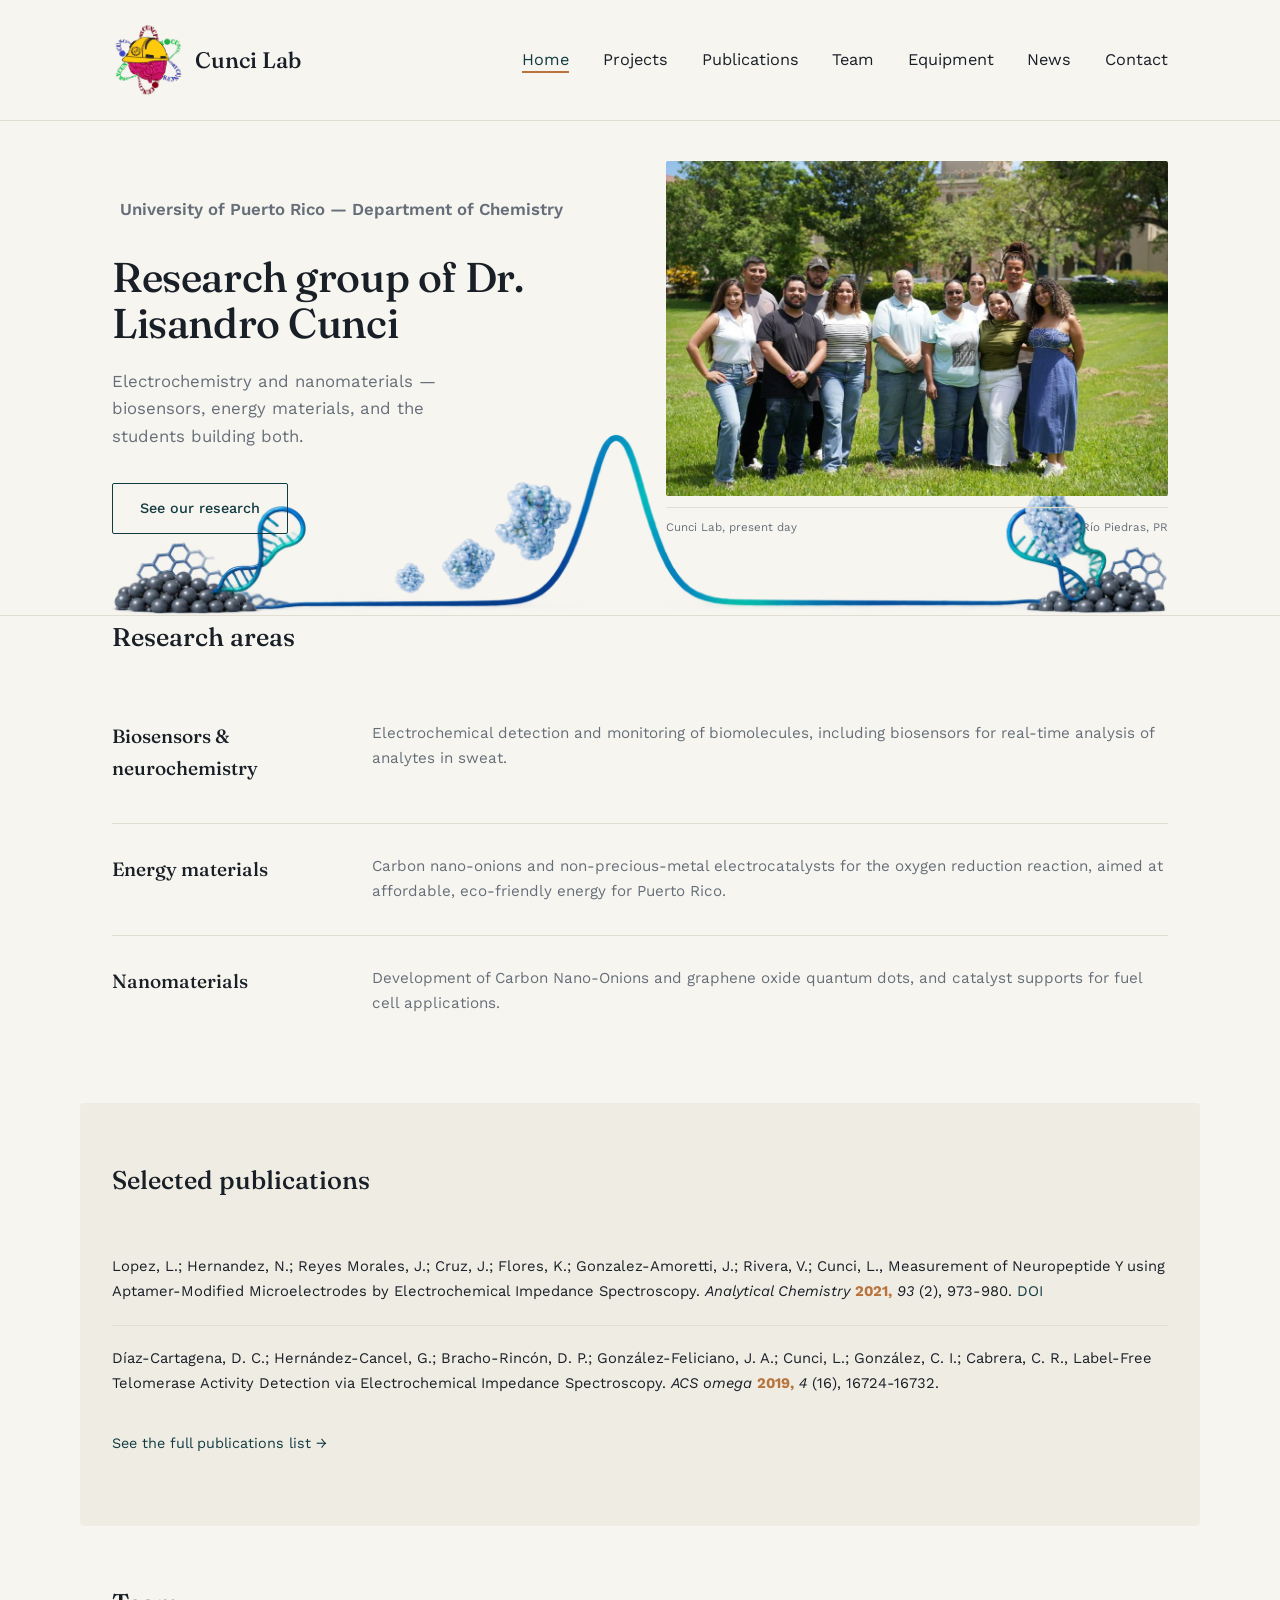
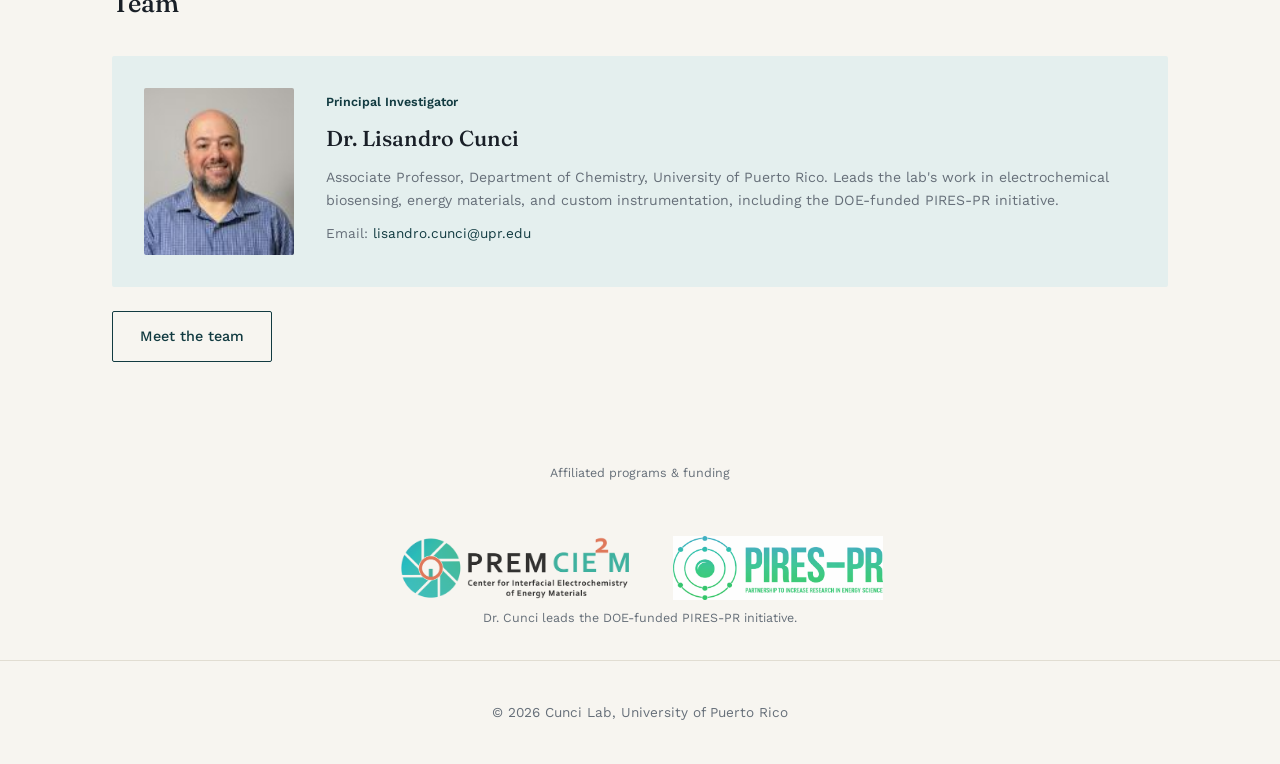
<file: index.html>
<!doctype html>
<html lang="en">
<head>
<meta charset="utf-8">
<meta name="viewport" content="width=device-width, initial-scale=1">
<title>Cunci Lab — Electrochemistry &amp; Nanomaterials</title>
<link rel="preconnect" href="https://fonts.googleapis.com">
<link rel="preconnect" href="https://fonts.gstatic.com" crossorigin>
<link href="https://fonts.googleapis.com/css2?family=Fraunces:opsz,wght@9..144,400;9..144,500;9..144,600&family=Work+Sans:wght@400;500;600&display=swap" rel="stylesheet">
<link rel="icon" type="image/x-icon" href="favicon.ico">
<link rel="icon" type="image/png" sizes="32x32" href="assets/images/favicon-32x32.png">
<link rel="icon" type="image/png" sizes="16x16" href="assets/images/favicon-16x16.png">
<link rel="apple-touch-icon" href="assets/images/apple-touch-icon.png">
<meta property="og:title" content="Cunci Lab — Electrochemistry &amp; Nanomaterials">
<meta property="og:description" content="Research group of Dr. Lisandro Cunci at the University of Puerto Rico — electrochemistry, nanomaterials, and biosensors.">
<meta property="og:image" content="https://cuncilab.com/assets/images/team-photo.jpg">
<meta property="og:url" content="https://cuncilab.com/">
<meta property="og:type" content="website">
<meta name="twitter:card" content="summary_large_image">
<meta name="description" content="Research group of Dr. Lisandro Cunci at the University of Puerto Rico — electrochemistry, nanomaterials, and biosensors.">
<link rel="stylesheet" href="assets/css/style.css?v=7">
</head>
<body>

<header class="site">
  <div class="nav">
    <a class="brand" href="index.html"><img src="assets/images/logo.png" alt="Cunci Lab logo">Cunci Lab</a>
    <button class="nav-toggle" id="navToggle" aria-label="Toggle menu" aria-expanded="false"><span></span><span></span><span></span></button>
    <ul id="navMenu">
      <li><a href="index.html" class="active">Home</a></li>
      <li><a href="projects.html">Projects</a></li>
      <li><a href="publications.html">Publications</a></li>
      <li><a href="team.html">Team</a></li>
      <li><a href="equipment.html">Equipment</a></li>
      <li><a href="news.html">News</a></li>
      <li><a href="contact.html">Contact</a></li>
    </ul>
  </div>
</header>

<div class="hero-wrap">
  <div class="hero">
    <div class="hero-text">
      <p class="eyebrow">University of Puerto Rico — Department of Chemistry</p>
      <h1>Research group of Dr. Lisandro Cunci</h1>
      <p>Electrochemistry and nanomaterials — biosensors, energy materials, and the students building both.</p>
      <a class="btn" href="projects.html">See our research</a>
    </div>
    <div class="hero-photo">
      <img src="assets/images/team-photo.jpg" alt="Cunci Lab research group">
      <div class="hero-caption"><span>Cunci Lab, present day</span><span>Río Piedras, PR</span></div>
    </div>
  </div>
  <div class="hero-graphic-strip">
    <img src="assets/images/hero-peak-graphic.png" alt="Electrochemical detection peak with DNA aptamer and molecular models">
  </div>
</div>

<section class="block" style="padding-top:0">
  <h2>Research areas</h2>
  <div class="areas">
    <div class="area">
      <h3>Biosensors &amp; neurochemistry</h3>
      <p>Electrochemical detection and monitoring of biomolecules, including biosensors for real-time analysis of analytes in sweat.</p>
    </div>
    <div class="area">
      <h3>Energy materials</h3>
      <p>Carbon nano-onions and non-precious-metal electrocatalysts for the oxygen reduction reaction, aimed at affordable, eco-friendly energy for Puerto Rico.</p>
    </div>
    <div class="area">
      <h3>Nanomaterials</h3>
      <p>Development of Carbon Nano-Onions and graphene oxide quantum dots, and catalyst supports for fuel cell applications.</p>
    </div>
  </div>
</section>

<section class="block tint">
  <h2>Selected publications</h2>
  <ul class="pubs">
    <li>Lopez, L.; Hernandez, N.; Reyes Morales, J.; Cruz, J.; Flores, K.; Gonzalez-Amoretti, J.; Rivera, V.; Cunci, L., Measurement of Neuropeptide Y using Aptamer-Modified Microelectrodes by Electrochemical Impedance Spectroscopy. <i>Analytical Chemistry</i> <b>2021,</b> <i>93</i> (2), 973-980. <a href="https://doi.org/10.1021/acs.analchem.0c03719" target="_blank" rel="noopener">DOI</a></li>
    <li>Díaz-Cartagena, D. C.; Hernández-Cancel, G.; Bracho-Rincón, D. P.; González-Feliciano, J. A.; Cunci, L.; González, C. I.; Cabrera, C. R., Label-Free Telomerase Activity Detection via Electrochemical Impedance Spectroscopy. <i>ACS omega</i> <b>2019,</b> <i>4</i> (16), 16724-16732.</li>
  </ul>
  <p style="font-size:.9rem"><a href="publications.html">See the full publications list &rarr;</a></p>
</section>

<section class="block">
  <h2>Team</h2>
  <div class="pi-card" style="margin-bottom:1.5rem">
    <img src="assets/images/people/lisandro-cunci.jpg" alt="Dr. Lisandro Cunci">
    <div>
      <p class="role">Principal Investigator</p>
      <h3>Dr. Lisandro Cunci</h3>
      <p style="margin-bottom:.6rem">Associate Professor, Department of Chemistry, University of Puerto Rico. Leads the lab's work in electrochemical biosensing, energy materials, and custom instrumentation, including the DOE-funded PIRES-PR initiative.</p>
      <p style="font-size:.85rem">Email: <a href="mailto:lisandro.cunci@upr.edu">lisandro.cunci@upr.edu</a></p>
    </div>
  </div>
  <a class="btn" href="team.html">Meet the team</a>
</section>

<div class="affiliations">
  <p>Affiliated programs &amp; funding</p>
  <img src="assets/images/prem-cie2m-logo.png" alt="NSF PREM Center for Interfacial Electrochemistry of Energy Materials (CIE2M)">
  <img src="assets/images/pires-pr-logo.png" alt="PIRES-PR — Partnership to Increase Research in Energy Science, Puerto Rico">
</div>
<p style="text-align:center;font-size:.78rem;color:var(--muted);margin:-1.5rem 0 2rem">Dr. Cunci leads the DOE-funded PIRES-PR initiative.</p>

<footer class="site">
  &copy; <span id="year"></span> Cunci Lab, University of Puerto Rico
</footer>
<script>document.getElementById('year').textContent = new Date().getFullYear();
const navToggle = document.getElementById('navToggle');
const navMenu = document.getElementById('navMenu');
navToggle.addEventListener('click', () => {
  const isOpen = navMenu.classList.toggle('open');
  navToggle.setAttribute('aria-expanded', isOpen);
});</script>
</body>
</html>
</file>
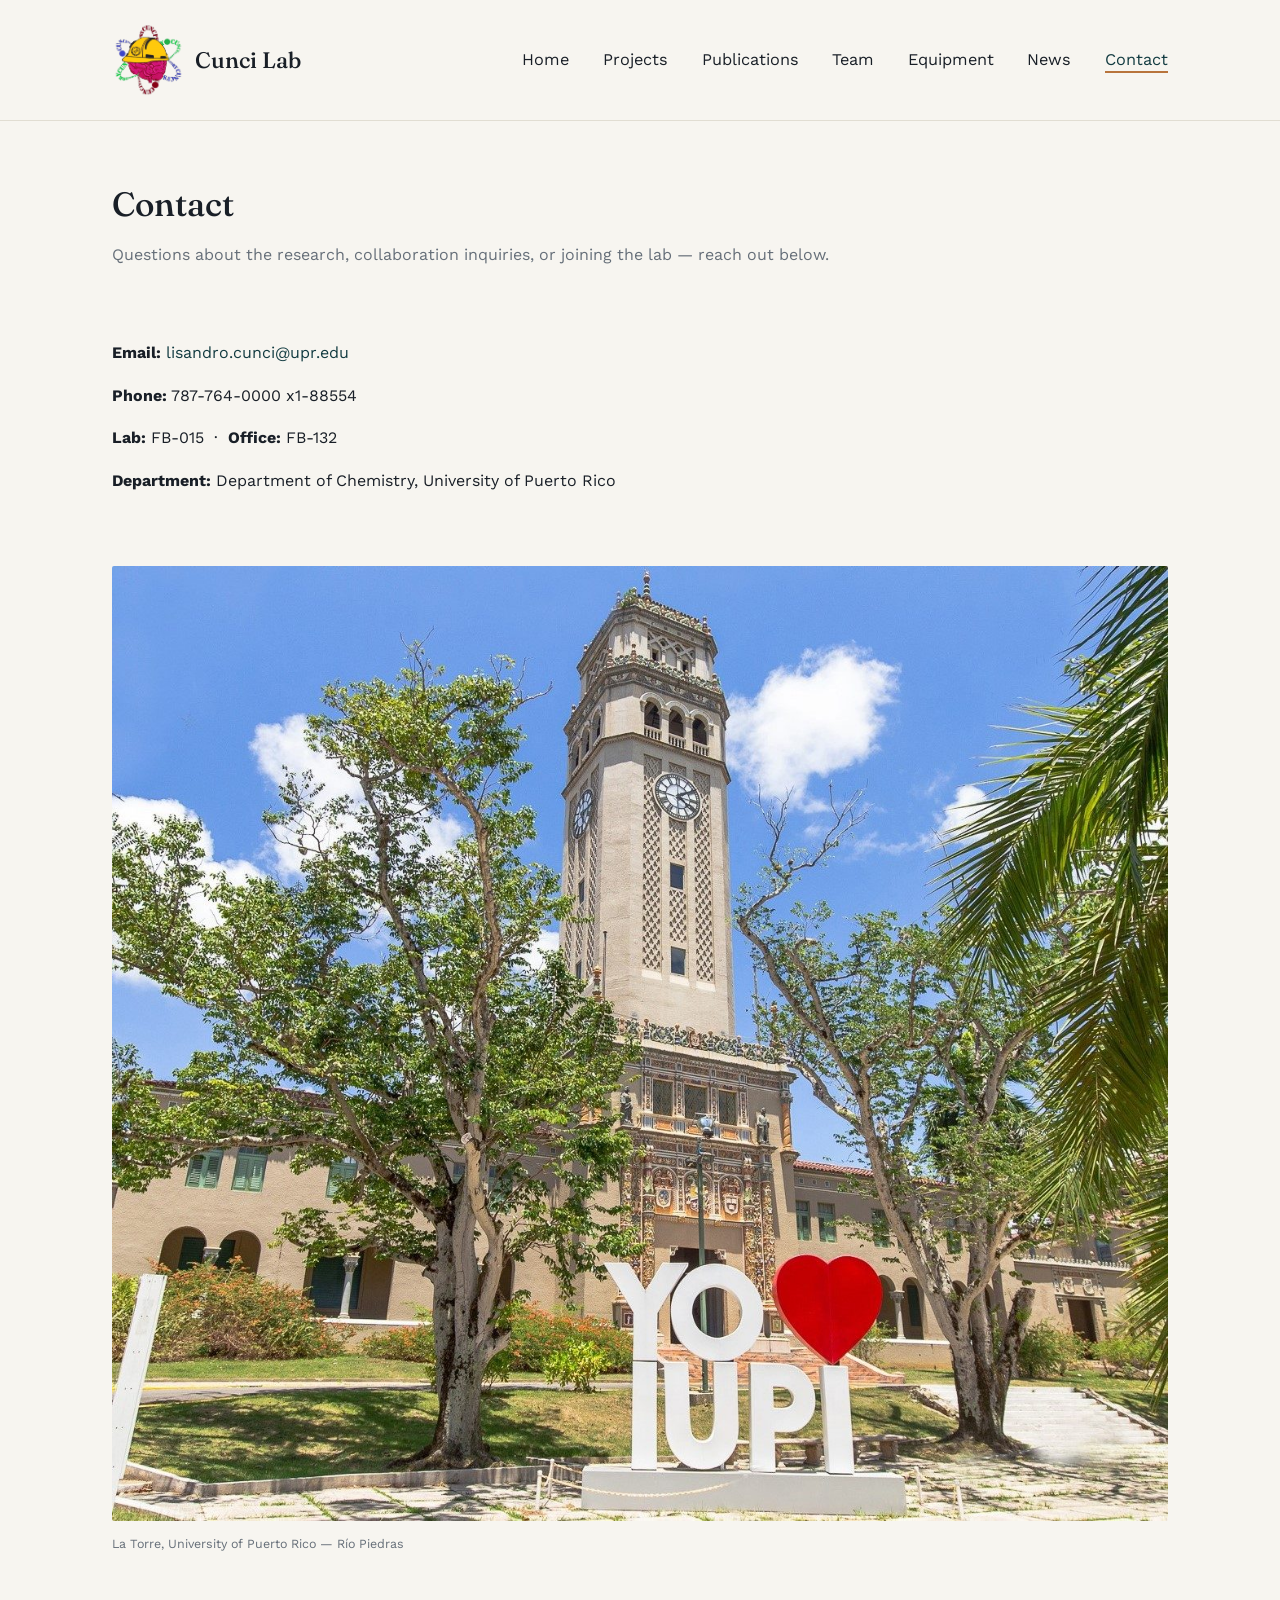
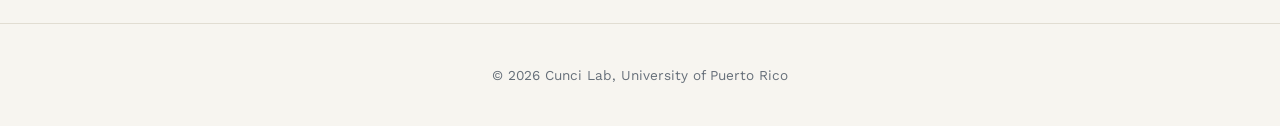
<file: contact.html>
<!doctype html>
<html lang="en">
<head>
<meta charset="utf-8">
<meta name="viewport" content="width=device-width, initial-scale=1">
<title>Contact — Cunci Lab</title>
<link rel="preconnect" href="https://fonts.googleapis.com">
<link rel="preconnect" href="https://fonts.gstatic.com" crossorigin>
<link href="https://fonts.googleapis.com/css2?family=Fraunces:opsz,wght@9..144,400;9..144,500;9..144,600&family=Work+Sans:wght@400;500;600&display=swap" rel="stylesheet">
<link rel="icon" type="image/x-icon" href="favicon.ico">
<link rel="icon" type="image/png" sizes="32x32" href="assets/images/favicon-32x32.png">
<link rel="icon" type="image/png" sizes="16x16" href="assets/images/favicon-16x16.png">
<link rel="apple-touch-icon" href="assets/images/apple-touch-icon.png">
<meta property="og:title" content="Contact — Cunci Lab">
<meta property="og:description" content="Get in touch with the Cunci Lab at the University of Puerto Rico.">
<meta property="og:image" content="https://cuncilab.com/assets/images/team-photo.jpg">
<meta property="og:url" content="https://cuncilab.com/contact.html">
<meta property="og:type" content="website">
<meta name="twitter:card" content="summary_large_image">
<meta name="description" content="Get in touch with the Cunci Lab at the University of Puerto Rico.">
<link rel="stylesheet" href="assets/css/style.css?v=7">
</head>
<body>

<header class="site">
  <div class="nav">
    <a class="brand" href="index.html"><img src="assets/images/logo.png" alt="Cunci Lab logo">Cunci Lab</a>
    <button class="nav-toggle" id="navToggle" aria-label="Toggle menu" aria-expanded="false"><span></span><span></span><span></span></button>
    <ul id="navMenu">
      <li><a href="index.html">Home</a></li>
      <li><a href="projects.html">Projects</a></li>
      <li><a href="publications.html">Publications</a></li>
      <li><a href="team.html">Team</a></li>
      <li><a href="equipment.html">Equipment</a></li>
      <li><a href="news.html">News</a></li>
      <li><a href="contact.html" class="active">Contact</a></li>
    </ul>
  </div>
</header>

<div class="page-head">
  <h1>Contact</h1>
  <p>Questions about the research, collaboration inquiries, or joining the lab — reach out below.</p>
</div>

<section class="block">
  <p><strong>Email:</strong> <a href="mailto:lisandro.cunci@upr.edu">lisandro.cunci@upr.edu</a></p>
  <p><strong>Phone:</strong> 787-764-0000 x1-88554</p>
  <p><strong>Lab:</strong> FB-015 &nbsp;·&nbsp; <strong>Office:</strong> FB-132</p>
  <p><strong>Department:</strong> Department of Chemistry, University of Puerto Rico</p>
</section>

<section class="block" style="padding-top:0">
  <div class="team-banner">
    <img src="assets/images/upr-clocktower.jpg" alt="Torre, the clock tower at the University of Puerto Rico, Río Piedras">
  </div>
  <p style="font-size:.78rem;color:var(--muted);margin-top:.8rem">La Torre, University of Puerto Rico — Río Piedras</p>
</section>

<footer class="site">
  &copy; <span id="year"></span> Cunci Lab, University of Puerto Rico
</footer>
<script>document.getElementById('year').textContent = new Date().getFullYear();
const navToggle = document.getElementById('navToggle');
const navMenu = document.getElementById('navMenu');
navToggle.addEventListener('click', () => {
  const isOpen = navMenu.classList.toggle('open');
  navToggle.setAttribute('aria-expanded', isOpen);
});</script>
</body>
</html>
</file>
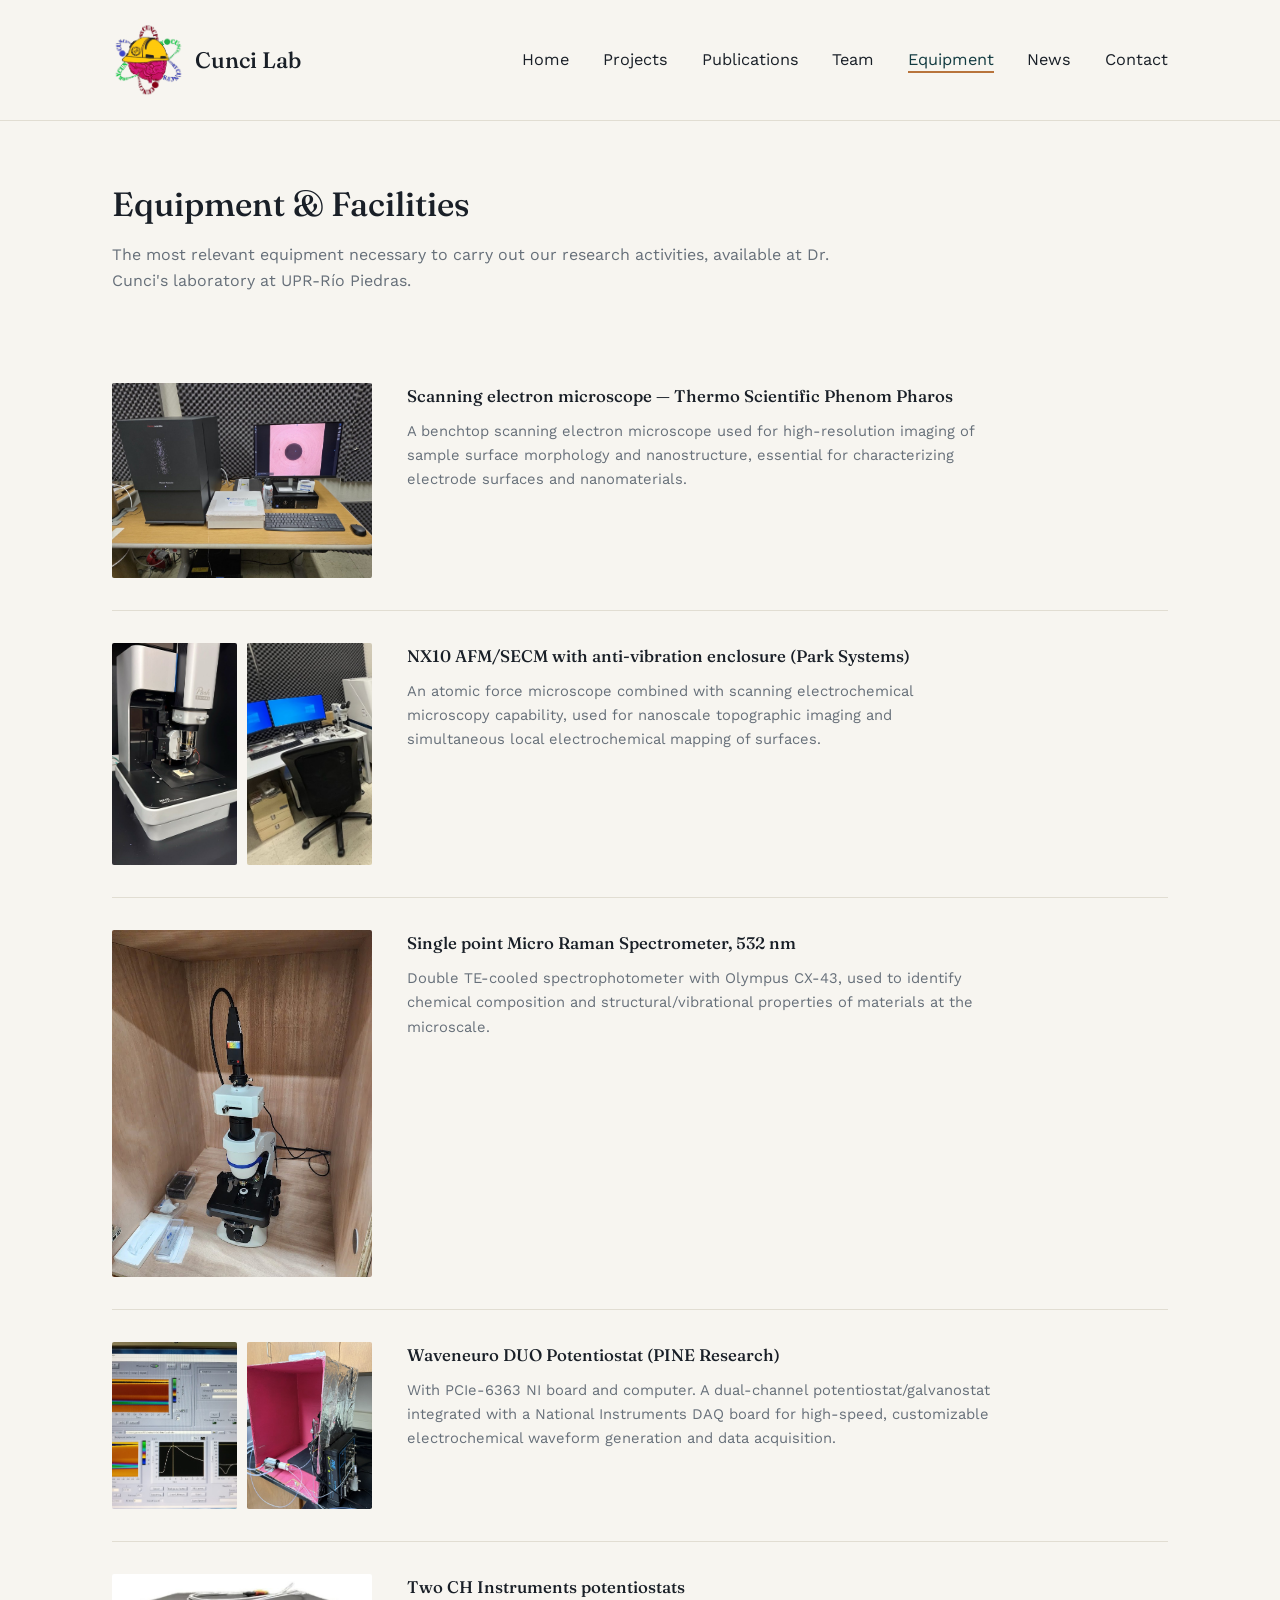
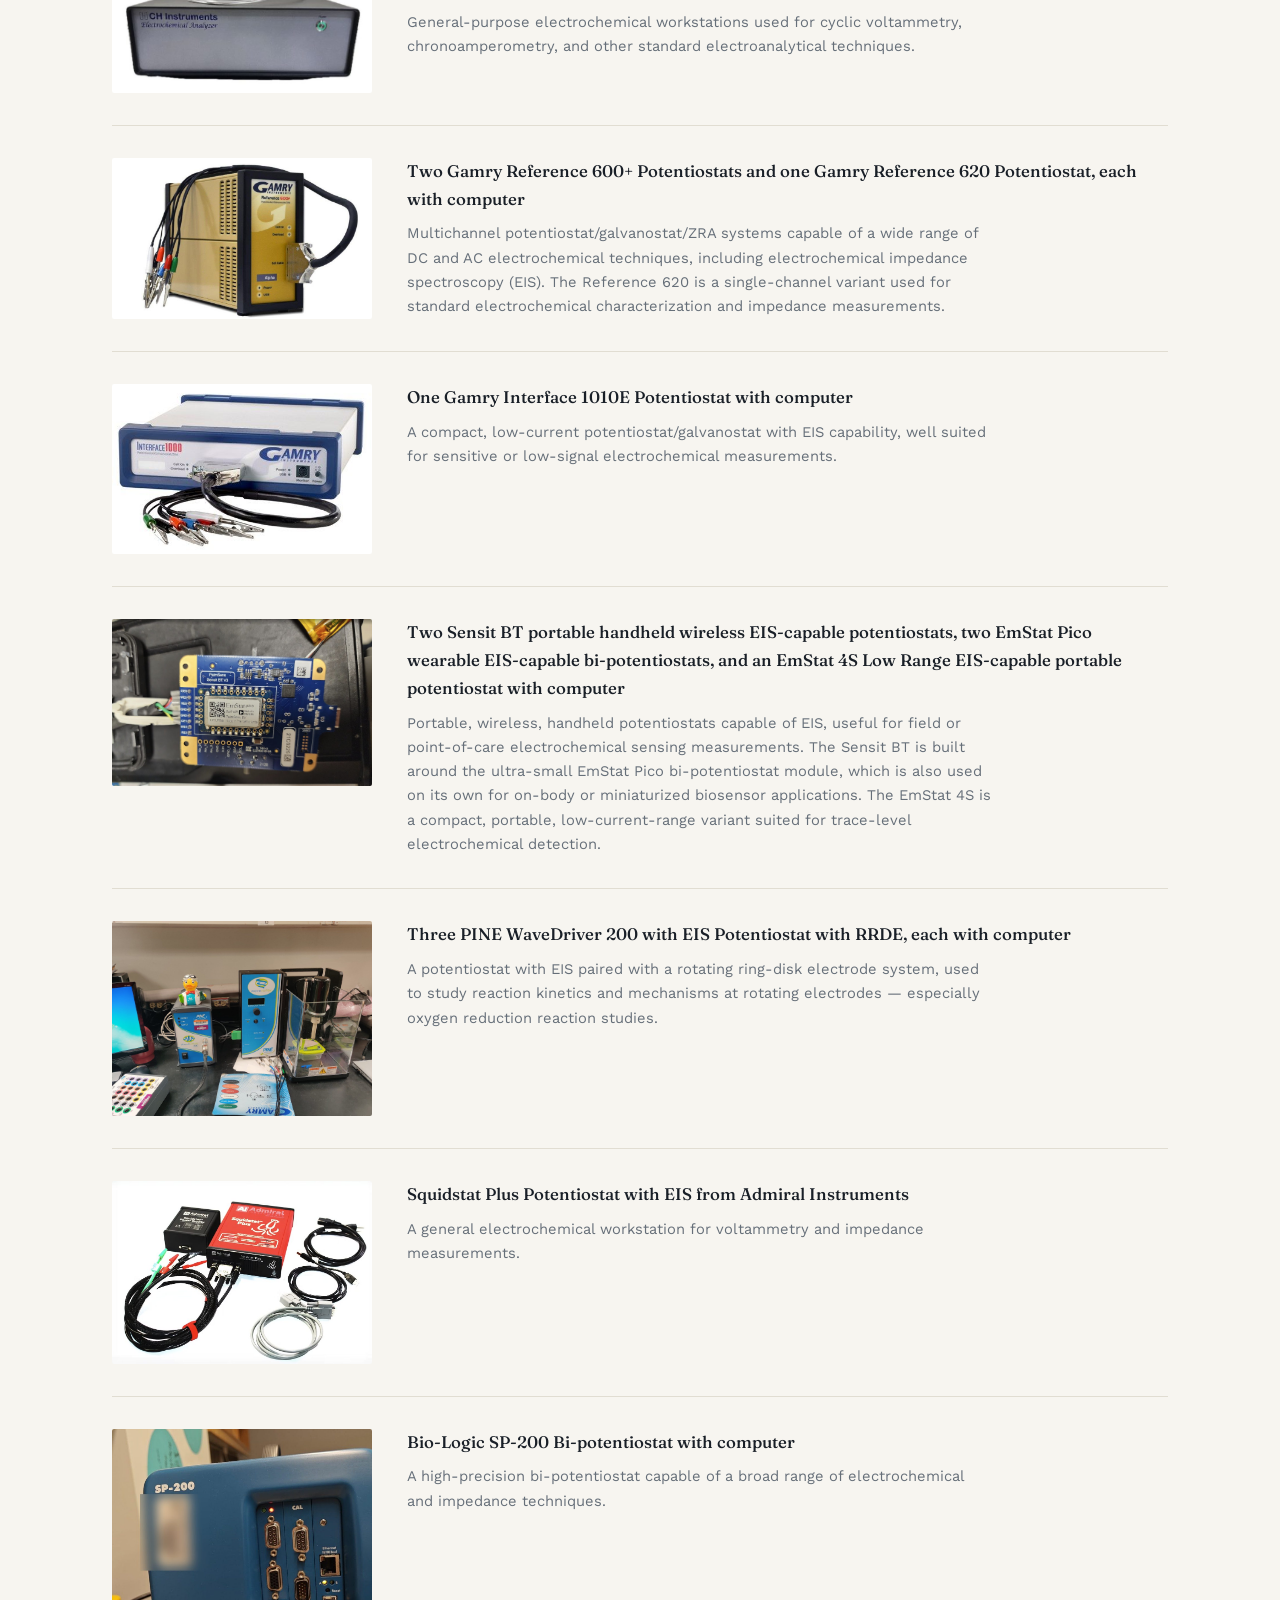
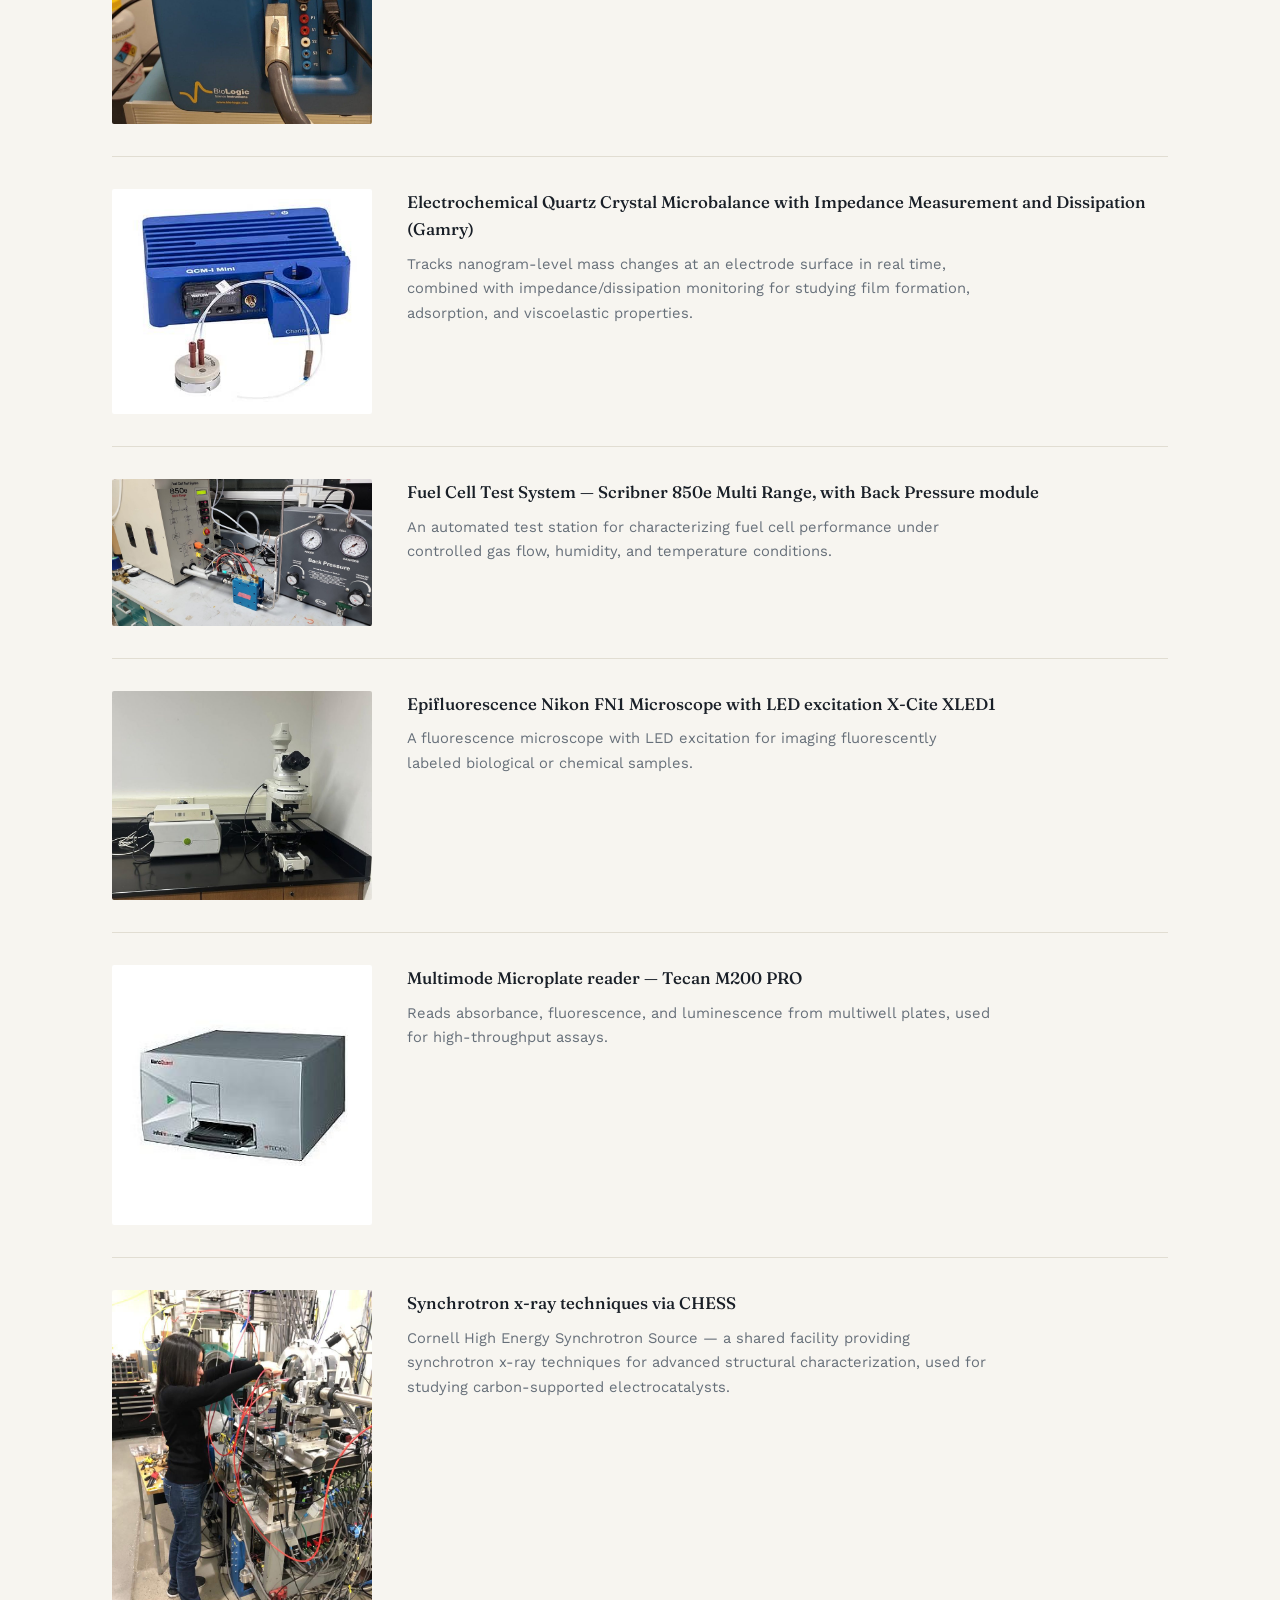
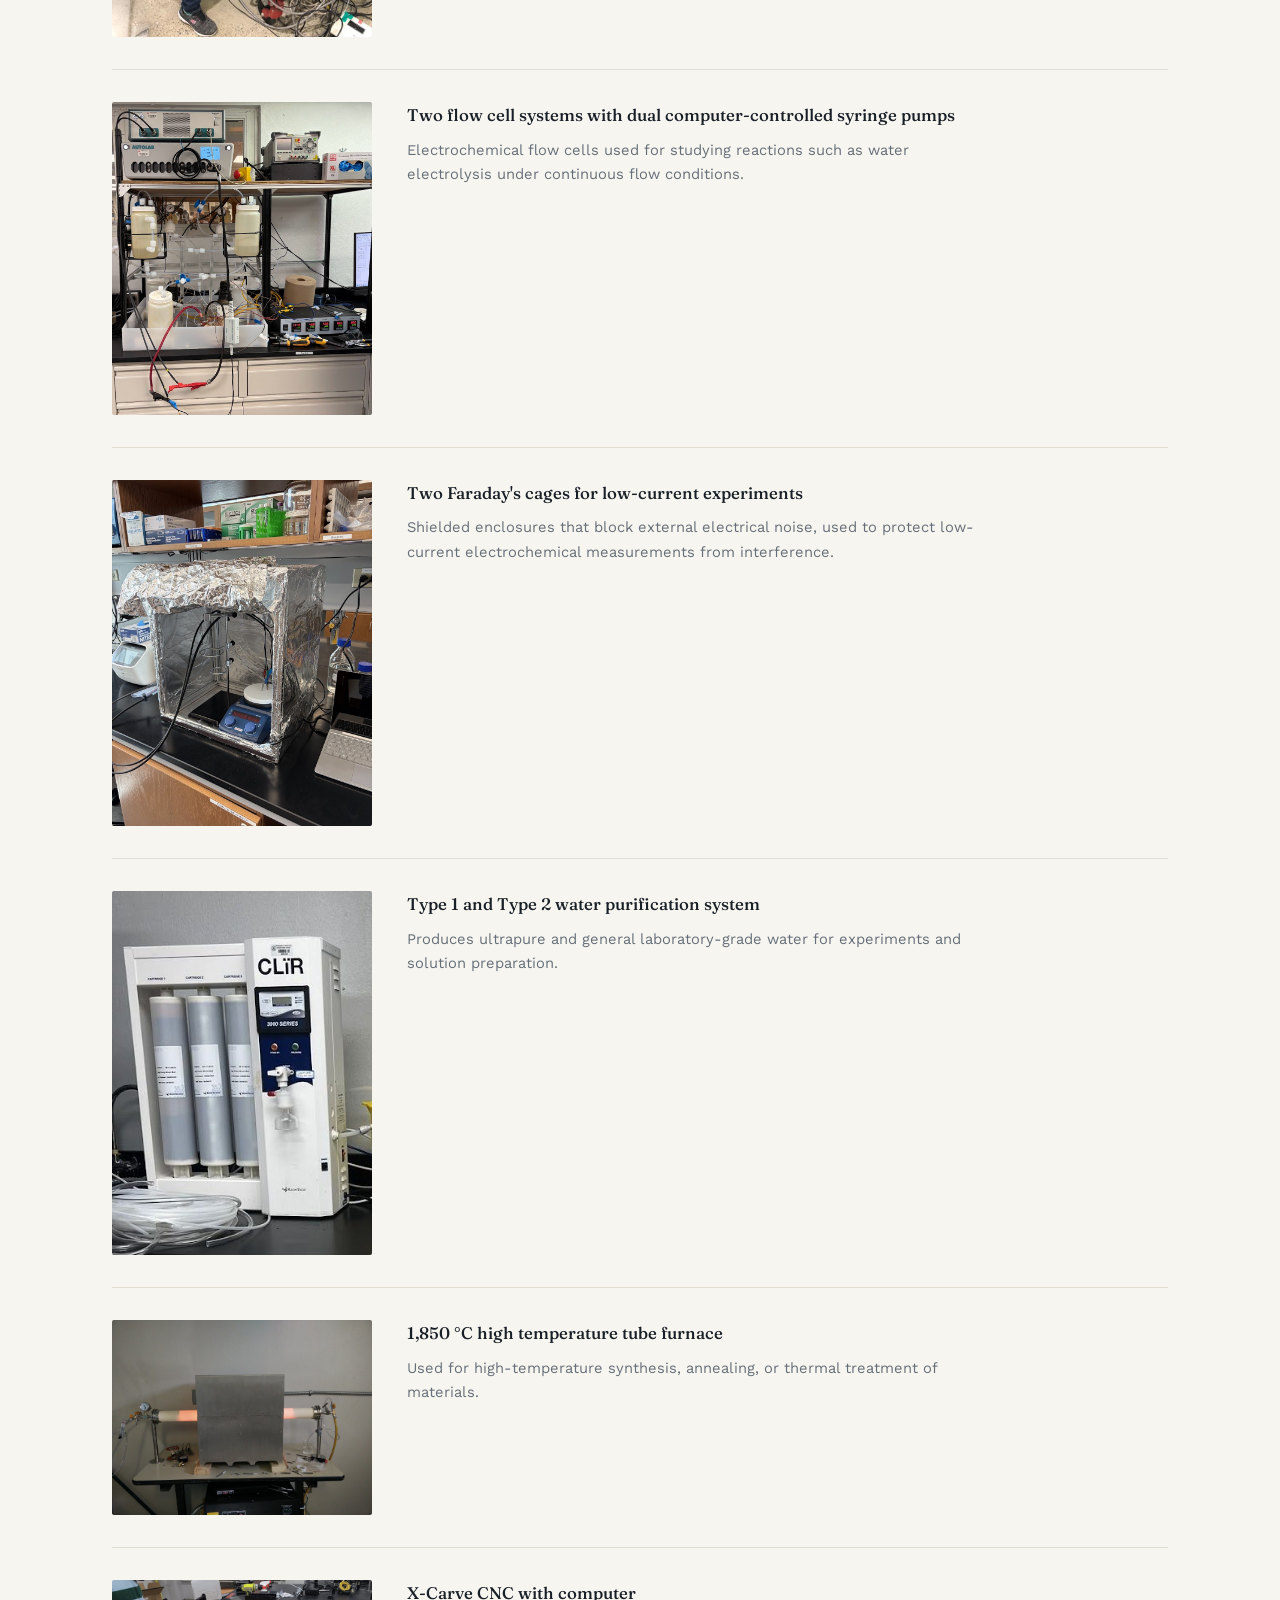
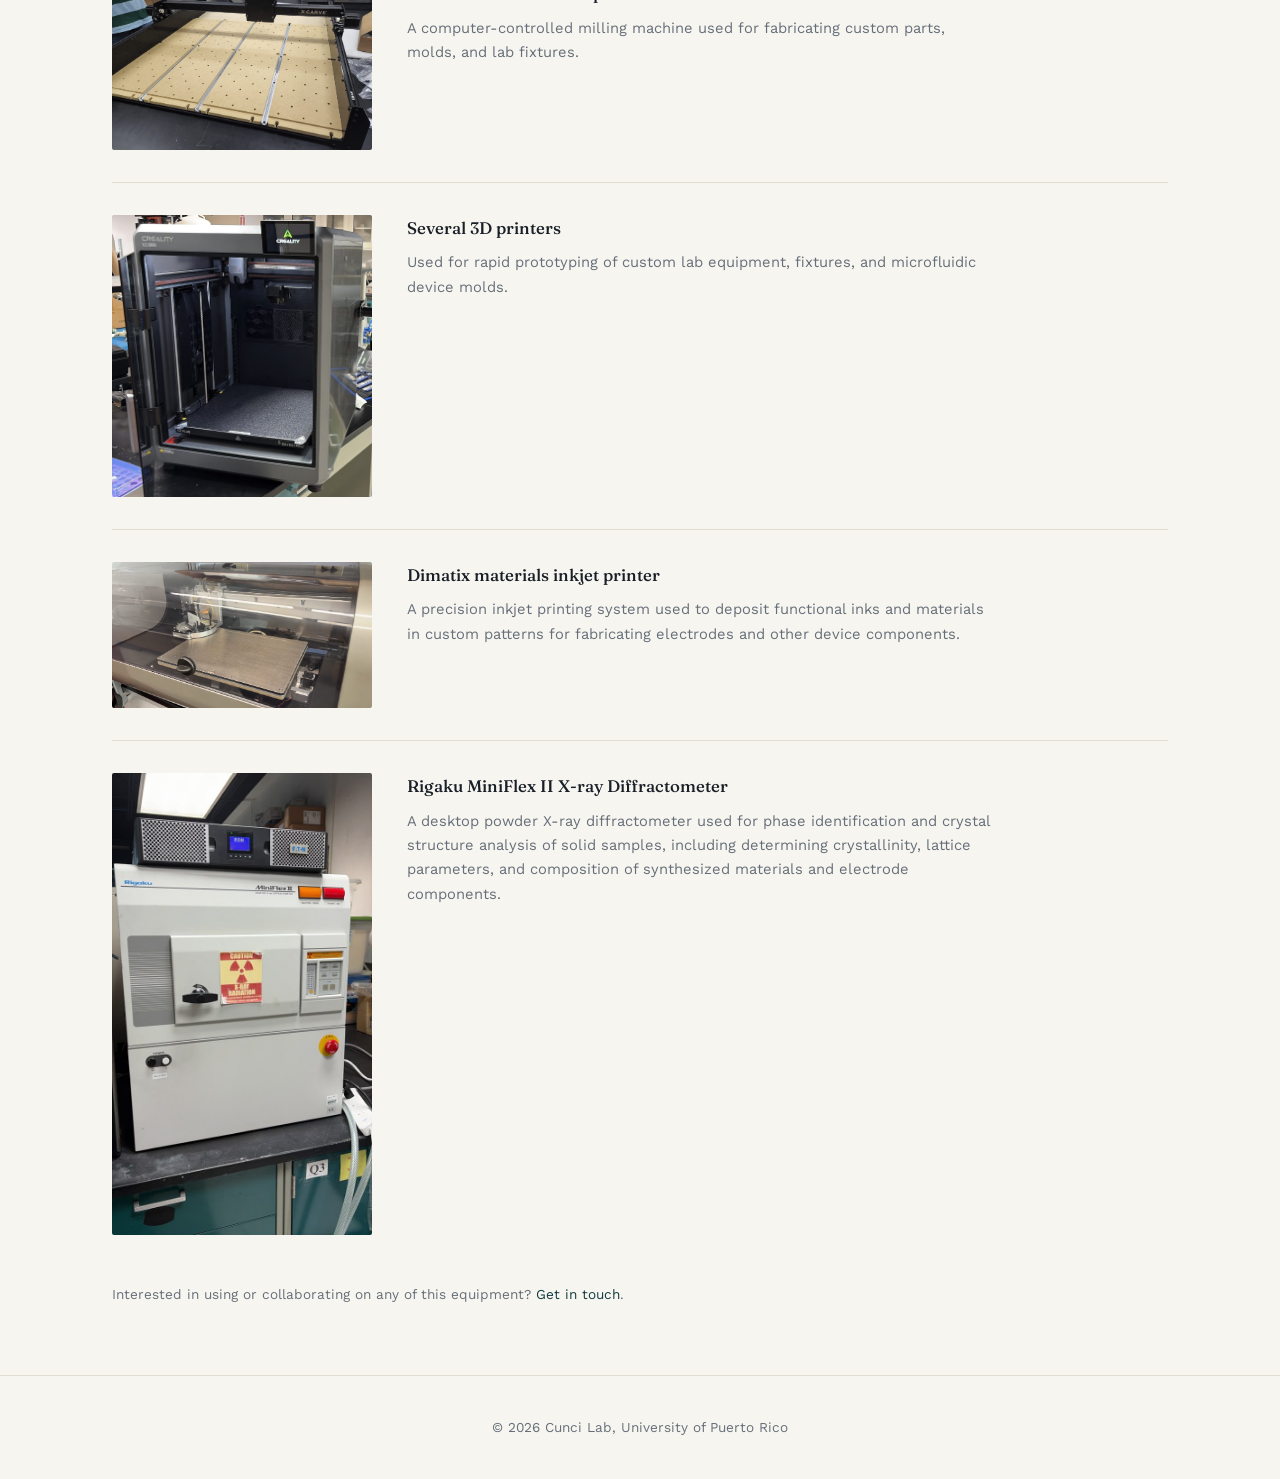
<file: equipment.html>
<!doctype html>
<html lang="en">
<head>
<meta charset="utf-8">
<meta name="viewport" content="width=device-width, initial-scale=1">
<title>Equipment &amp; Facilities — Cunci Lab</title>
<link rel="preconnect" href="https://fonts.googleapis.com">
<link rel="preconnect" href="https://fonts.gstatic.com" crossorigin>
<link href="https://fonts.googleapis.com/css2?family=Fraunces:opsz,wght@9..144,400;9..144,500;9..144,600&family=Work+Sans:wght@400;500;600&display=swap" rel="stylesheet">
<link rel="icon" type="image/x-icon" href="favicon.ico">
<link rel="icon" type="image/png" sizes="32x32" href="assets/images/favicon-32x32.png">
<link rel="icon" type="image/png" sizes="16x16" href="assets/images/favicon-16x16.png">
<link rel="apple-touch-icon" href="assets/images/apple-touch-icon.png">
<meta property="og:title" content="Equipment & Facilities — Cunci Lab">
<meta property="og:description" content="Instrumentation and facilities available at the Cunci Lab, UPR-Río Piedras.">
<meta property="og:image" content="https://cuncilab.com/assets/images/team-photo.jpg">
<meta property="og:url" content="https://cuncilab.com/equipment.html">
<meta property="og:type" content="website">
<meta name="twitter:card" content="summary_large_image">
<meta name="description" content="Instrumentation and facilities available at the Cunci Lab, UPR-Río Piedras.">
<link rel="stylesheet" href="assets/css/style.css?v=7">
</head>
<body>

<header class="site">
  <div class="nav">
    <a class="brand" href="index.html"><img src="assets/images/logo.png" alt="Cunci Lab logo">Cunci Lab</a>
    <button class="nav-toggle" id="navToggle" aria-label="Toggle menu" aria-expanded="false"><span></span><span></span><span></span></button>
    <ul id="navMenu">
      <li><a href="index.html">Home</a></li>
      <li><a href="projects.html">Projects</a></li>
      <li><a href="publications.html">Publications</a></li>
      <li><a href="team.html">Team</a></li>
      <li><a href="equipment.html" class="active">Equipment</a></li>
      <li><a href="news.html">News</a></li>
      <li><a href="contact.html">Contact</a></li>
    </ul>
  </div>
</header>

<div class="page-head">
  <h1>Equipment &amp; Facilities</h1>
  <p>The most relevant equipment necessary to carry out our research activities, available at Dr. Cunci's laboratory at UPR-Río Piedras.</p>
</div>

<section class="block">
    <div class="equip-row">
      <div class="photos"><img src="assets/images/equipment/sem-phenom-pharos.jpg" alt="Scanning electron microscope, Thermo Scientific Phenom Pharos"></div>
      <div>
        <h4>Scanning electron microscope — Thermo Scientific Phenom Pharos</h4>
        <p>A benchtop scanning electron microscope used for high-resolution imaging of sample surface morphology and nanostructure, essential for characterizing electrode surfaces and nanomaterials.</p>
      </div>
    </div>

    <div class="equip-row">
      <div class="photos two-up">
        <img src="assets/images/equipment/afm-nx10.jpg" alt="NX10 AFM/SECM, Park Systems">
        <img src="assets/images/equipment/afm-nx10-room.jpg" alt="NX10 AFM/SECM lab setup, Park Systems">
      </div>
      <div>
        <h4>NX10 AFM/SECM with anti-vibration enclosure (Park Systems)</h4>
        <p>An atomic force microscope combined with scanning electrochemical microscopy capability, used for nanoscale topographic imaging and simultaneous local electrochemical mapping of surfaces.</p>
      </div>
    </div>

    <div class="equip-row">
      <div class="photos"><img src="assets/images/equipment/raman-spectrometer.jpg" alt="Single point Micro Raman Spectrometer with Olympus CX-43"></div>
      <div>
        <h4>Single point Micro Raman Spectrometer, 532 nm</h4>
        <p>Double TE-cooled spectrophotometer with Olympus CX-43, used to identify chemical composition and structural/vibrational properties of materials at the microscale.</p>
      </div>
    </div>

    <div class="equip-row">
      <div class="photos two-up">
        <img src="assets/images/equipment/waveneuro-duo.jpg" alt="Waveneuro DUO Potentiostat data acquisition software">
        <img src="assets/images/equipment/waveneuro-duo-2.jpg" alt="Waveneuro DUO Potentiostat setup with Faraday cage">
      </div>
      <div>
        <h4>Waveneuro DUO Potentiostat (PINE Research)</h4>
        <p>With PCIe-6363 NI board and computer. A dual-channel potentiostat/galvanostat integrated with a National Instruments DAQ board for high-speed, customizable electrochemical waveform generation and data acquisition.</p>
      </div>
    </div>

    <div class="equip-row">
      <div class="photos"><img src="assets/images/equipment/ch-instruments.jpg" alt="CH Instruments Electrochemical Analyzer"></div>
      <div>
        <h4>Two CH Instruments potentiostats</h4>
        <p>General-purpose electrochemical workstations used for cyclic voltammetry, chronoamperometry, and other standard electroanalytical techniques.</p>
      </div>
    </div>

    <div class="equip-row">
      <div class="photos"><img src="assets/images/equipment/gamry-reference-600plus.jpg" alt="Gamry Reference 600+ Potentiostat"></div>
      <div>
        <h4>Two Gamry Reference 600+ Potentiostats and one Gamry Reference 620 Potentiostat, each with computer</h4>
        <p>Multichannel potentiostat/galvanostat/ZRA systems capable of a wide range of DC and AC electrochemical techniques, including electrochemical impedance spectroscopy (EIS). The Reference 620 is a single-channel variant used for standard electrochemical characterization and impedance measurements.</p>
      </div>
    </div>

    <div class="equip-row">
      <div class="photos"><img src="assets/images/equipment/gamry-interface-1010e.jpg" alt="Gamry Interface 1010E Potentiostat"></div>
      <div>
        <h4>One Gamry Interface 1010E Potentiostat with computer</h4>
        <p>A compact, low-current potentiostat/galvanostat with EIS capability, well suited for sensitive or low-signal electrochemical measurements.</p>
      </div>
    </div>

    <div class="equip-row">
      <div class="photos"><img src="assets/images/equipment/sensit-bt-emstat.jpg" alt="PalmSens Sensit BT V3 with EmStat Pico module"></div>
      <div>
        <h4>Two Sensit BT portable handheld wireless EIS-capable potentiostats, two EmStat Pico wearable EIS-capable bi-potentiostats, and an EmStat 4S Low Range EIS-capable portable potentiostat with computer</h4>
        <p>Portable, wireless, handheld potentiostats capable of EIS, useful for field or point-of-care electrochemical sensing measurements. The Sensit BT is built around the ultra-small EmStat Pico bi-potentiostat module, which is also used on its own for on-body or miniaturized biosensor applications. The EmStat 4S is a compact, portable, low-current-range variant suited for trace-level electrochemical detection.</p>
      </div>
    </div>

    <div class="equip-row">
      <div class="photos"><img src="assets/images/equipment/pine-wavedriver-200.jpg" alt="PINE WaveDriver 200 with EIS Potentiostat and RRDE"></div>
      <div>
        <h4>Three PINE WaveDriver 200 with EIS Potentiostat with RRDE, each with computer</h4>
        <p>A potentiostat with EIS paired with a rotating ring-disk electrode system, used to study reaction kinetics and mechanisms at rotating electrodes — especially oxygen reduction reaction studies.</p>
      </div>
    </div>

    <div class="equip-row">
      <div class="photos"><img src="assets/images/equipment/admiral-squidstat.jpg" alt="Admiral Instruments Squidstat Plus potentiostat/galvanostat/FRA"></div>
      <div>
        <h4>Squidstat Plus Potentiostat with EIS from Admiral Instruments</h4>
        <p>A general electrochemical workstation for voltammetry and impedance measurements.</p>
      </div>
    </div>

    <div class="equip-row">
      <div class="photos"><img src="assets/images/equipment/biologic-sp200.jpg" alt="Bio-Logic SP-200 Bi-potentiostat"></div>
      <div>
        <h4>Bio-Logic SP-200 Bi-potentiostat with computer</h4>
        <p>A high-precision bi-potentiostat capable of a broad range of electrochemical and impedance techniques.</p>
      </div>
    </div>

    <div class="equip-row">
      <div class="photos"><img src="assets/images/equipment/eqcm-i-mini.jpg" alt="Electrochemical Quartz Crystal Microbalance, QCM-i Mini"></div>
      <div>
        <h4>Electrochemical Quartz Crystal Microbalance with Impedance Measurement and Dissipation (Gamry)</h4>
        <p>Tracks nanogram-level mass changes at an electrode surface in real time, combined with impedance/dissipation monitoring for studying film formation, adsorption, and viscoelastic properties.</p>
      </div>
    </div>

    <div class="equip-row">
      <div class="photos"><img src="assets/images/equipment/fuel-cell-system.jpg" alt="Fuel Cell Test System, Scribner 850e Multi Range, with Back Pressure module"></div>
      <div>
        <h4>Fuel Cell Test System — Scribner 850e Multi Range, with Back Pressure module</h4>
        <p>An automated test station for characterizing fuel cell performance under controlled gas flow, humidity, and temperature conditions.</p>
      </div>
    </div>
    <div class="equip-row">
      <div class="photos"><img src="assets/images/equipment/fluorescence-microscope-v2.jpg" alt="Epifluorescence Nikon FN1 Microscope with LED excitation X-Cite XLED1"></div>
      <div>
        <h4>Epifluorescence Nikon FN1 Microscope with LED excitation X-Cite XLED1</h4>
        <p>A fluorescence microscope with LED excitation for imaging fluorescently labeled biological or chemical samples.</p>
      </div>
    </div>
    <div class="equip-row">
      <div class="photos"><img src="assets/images/equipment/tecan-m200.jpg" alt="Tecan Infinite M200 PRO multimode microplate reader"></div>
      <div>
        <h4>Multimode Microplate reader — Tecan M200 PRO</h4>
        <p>Reads absorbance, fluorescence, and luminescence from multiwell plates, used for high-throughput assays.</p>
      </div>
    </div>
    <div class="equip-row">
      <div class="photos"><img src="assets/images/equipment/chess-synchrotron.jpg" alt="Lab member working at a CHESS synchrotron beamline"></div>
      <div>
        <h4>Synchrotron x-ray techniques via CHESS</h4>
        <p>Cornell High Energy Synchrotron Source — a shared facility providing synchrotron x-ray techniques for advanced structural characterization, used for studying carbon-supported electrocatalysts.</p>
      </div>
    </div>
    <div class="equip-row">
      <div class="photos"><img src="assets/images/equipment/flow-cell-system.jpg" alt="Flow cell system for water electrolysis with dual computer-controlled syringe pumps"></div>
      <div>
        <h4>Two flow cell systems with dual computer-controlled syringe pumps</h4>
        <p>Electrochemical flow cells used for studying reactions such as water electrolysis under continuous flow conditions.</p>
      </div>
    </div>

    <div class="equip-row">
      <div class="photos"><img src="assets/images/equipment/faraday-cage.jpg" alt="Faraday's cage for low-current experiments"></div>
      <div>
        <h4>Two Faraday's cages for low-current experiments</h4>
        <p>Shielded enclosures that block external electrical noise, used to protect low-current electrochemical measurements from interference.</p>
      </div>
    </div>

    <div class="equip-row">
      <div class="photos"><img src="assets/images/equipment/water-purification.jpg" alt="CLiR 3000 Series water purification system"></div>
      <div>
        <h4>Type 1 and Type 2 water purification system</h4>
        <p>Produces ultrapure and general laboratory-grade water for experiments and solution preparation.</p>
      </div>
    </div>

    <div class="equip-row">
      <div class="photos"><img src="assets/images/equipment/tube-furnace.jpg" alt="1,850 degree Celsius high temperature tube furnace, in operation"></div>
      <div>
        <h4>1,850 °C high temperature tube furnace</h4>
        <p>Used for high-temperature synthesis, annealing, or thermal treatment of materials.</p>
      </div>
    </div>

    <div class="equip-row">
      <div class="photos"><img src="assets/images/equipment/xcarve-cnc.jpg" alt="X-Carve CNC machine"></div>
      <div>
        <h4>X-Carve CNC with computer</h4>
        <p>A computer-controlled milling machine used for fabricating custom parts, molds, and lab fixtures.</p>
      </div>
    </div>

    <div class="equip-row">
      <div class="photos"><img src="assets/images/equipment/3d-printer.jpg" alt="Creality K2 Plus 3D printer"></div>
      <div>
        <h4>Several 3D printers</h4>
        <p>Used for rapid prototyping of custom lab equipment, fixtures, and microfluidic device molds.</p>
      </div>
    </div>

    <div class="equip-row">
      <div class="photos"><img src="assets/images/equipment/dimatix-printer.jpg" alt="Dimatix materials inkjet printer"></div>
      <div>
        <h4>Dimatix materials inkjet printer</h4>
        <p>A precision inkjet printing system used to deposit functional inks and materials in custom patterns for fabricating electrodes and other device components.</p>
      </div>
    </div>

    <div class="equip-row">
      <div class="photos"><img src="assets/images/equipment/xrd-miniflex-ii.jpg" alt="Rigaku MiniFlex II desktop X-ray diffractometer"></div>
      <div>
        <h4>Rigaku MiniFlex II X-ray Diffractometer</h4>
        <p>A desktop powder X-ray diffractometer used for phase identification and crystal structure analysis of solid samples, including determining crystallinity, lattice parameters, and composition of synthesized materials and electrode components.</p>
      </div>
    </div>
  <p style="font-size:.85rem;color:var(--muted);margin-top:1rem">Interested in using or collaborating on any of this equipment? <a href="contact.html">Get in touch</a>.</p>

</section>

<footer class="site">
  &copy; <span id="year"></span> Cunci Lab, University of Puerto Rico
</footer>
<script>document.getElementById('year').textContent = new Date().getFullYear();
const navToggle = document.getElementById('navToggle');
const navMenu = document.getElementById('navMenu');
navToggle.addEventListener('click', () => {
  const isOpen = navMenu.classList.toggle('open');
  navToggle.setAttribute('aria-expanded', isOpen);
});</script>
</body>
</html>
</file>
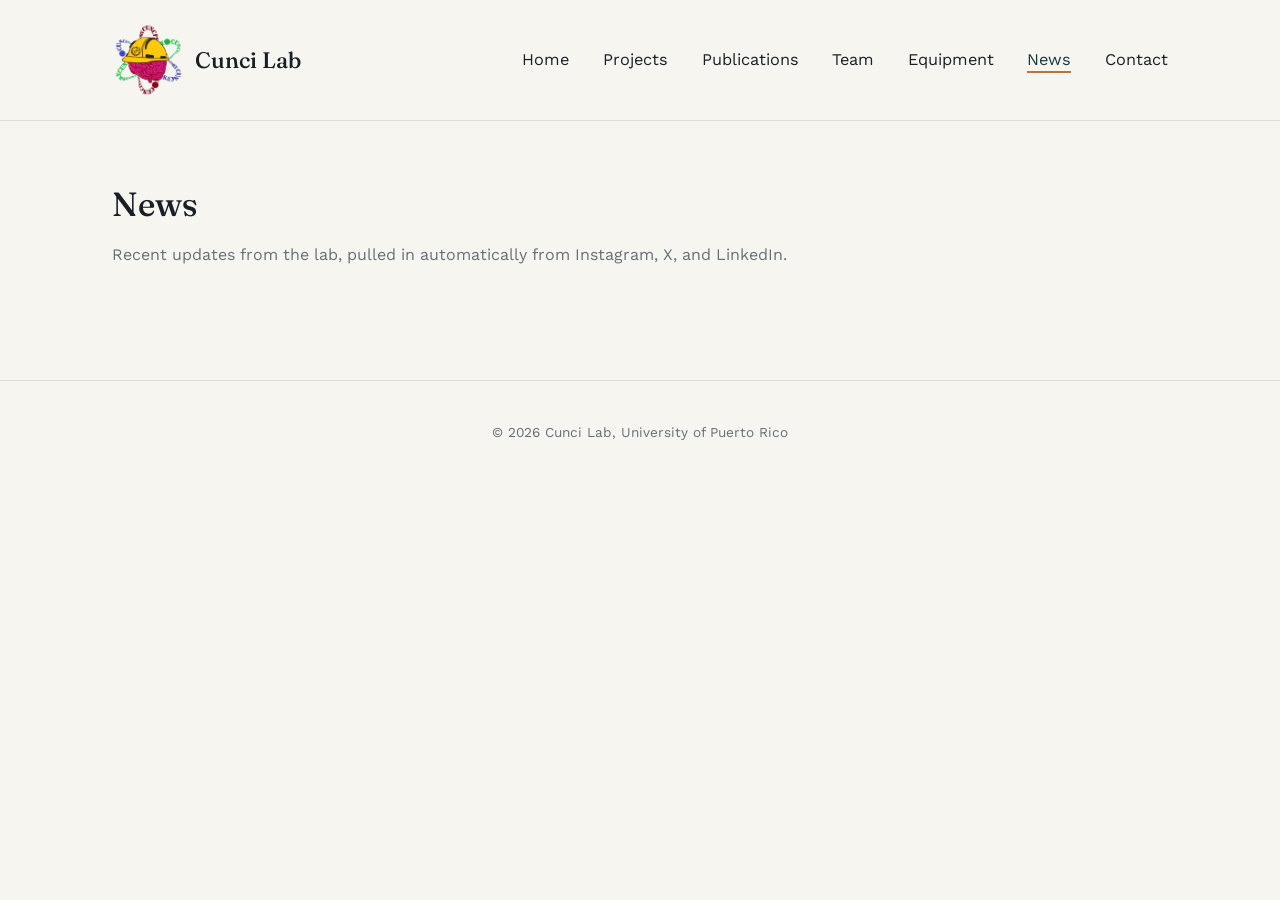
<file: news.html>
<!doctype html>
<html lang="en">
<head>
<meta charset="utf-8">
<meta name="viewport" content="width=device-width, initial-scale=1">
<title>News — Cunci Lab</title>
<link rel="preconnect" href="https://fonts.googleapis.com">
<link rel="preconnect" href="https://fonts.gstatic.com" crossorigin>
<link href="https://fonts.googleapis.com/css2?family=Fraunces:opsz,wght@9..144,400;9..144,500;9..144,600&family=Work+Sans:wght@400;500;600&display=swap" rel="stylesheet">
<link rel="icon" type="image/x-icon" href="favicon.ico">
<link rel="icon" type="image/png" sizes="32x32" href="assets/images/favicon-32x32.png">
<link rel="icon" type="image/png" sizes="16x16" href="assets/images/favicon-16x16.png">
<link rel="apple-touch-icon" href="assets/images/apple-touch-icon.png">
<meta property="og:title" content="News — Cunci Lab">
<meta property="og:description" content="Recent updates from the Cunci Lab, pulled in from Instagram, X, and LinkedIn.">
<meta property="og:image" content="https://cuncilab.com/assets/images/team-photo.jpg">
<meta property="og:url" content="https://cuncilab.com/news.html">
<meta property="og:type" content="website">
<meta name="twitter:card" content="summary_large_image">
<meta name="description" content="Recent updates from the Cunci Lab, pulled in from Instagram, X, and LinkedIn.">
<link rel="stylesheet" href="assets/css/style.css?v=7">
</head>
<body>

<header class="site">
  <div class="nav">
    <a class="brand" href="index.html"><img src="assets/images/logo.png" alt="Cunci Lab logo">Cunci Lab</a>
    <button class="nav-toggle" id="navToggle" aria-label="Toggle menu" aria-expanded="false"><span></span><span></span><span></span></button>
    <ul id="navMenu">
      <li><a href="index.html">Home</a></li>
      <li><a href="projects.html">Projects</a></li>
      <li><a href="publications.html">Publications</a></li>
      <li><a href="team.html">Team</a></li>
      <li><a href="equipment.html">Equipment</a></li>
      <li><a href="news.html" class="active">News</a></li>
      <li><a href="contact.html">Contact</a></li>
    </ul>
  </div>
</header>

<div class="page-head">
  <h1>News</h1>
  <p>Recent updates from the lab, pulled in automatically from Instagram, X, and LinkedIn.</p>
</div>

<section class="block">

  <!-- Elfsight Social Feed | Untitled Social Feed -->
  <script src="https://elfsightcdn.com/platform.js" async></script>
  <div class="elfsight-app-e2bd87d1-85fe-4664-8213-192046d03082" data-elfsight-app-lazy></div>

</section>

<footer class="site">
  &copy; <span id="year"></span> Cunci Lab, University of Puerto Rico
</footer>
<script>document.getElementById('year').textContent = new Date().getFullYear();
const navToggle = document.getElementById('navToggle');
const navMenu = document.getElementById('navMenu');
navToggle.addEventListener('click', () => {
  const isOpen = navMenu.classList.toggle('open');
  navToggle.setAttribute('aria-expanded', isOpen);
});</script>
</body>
</html>
</file>
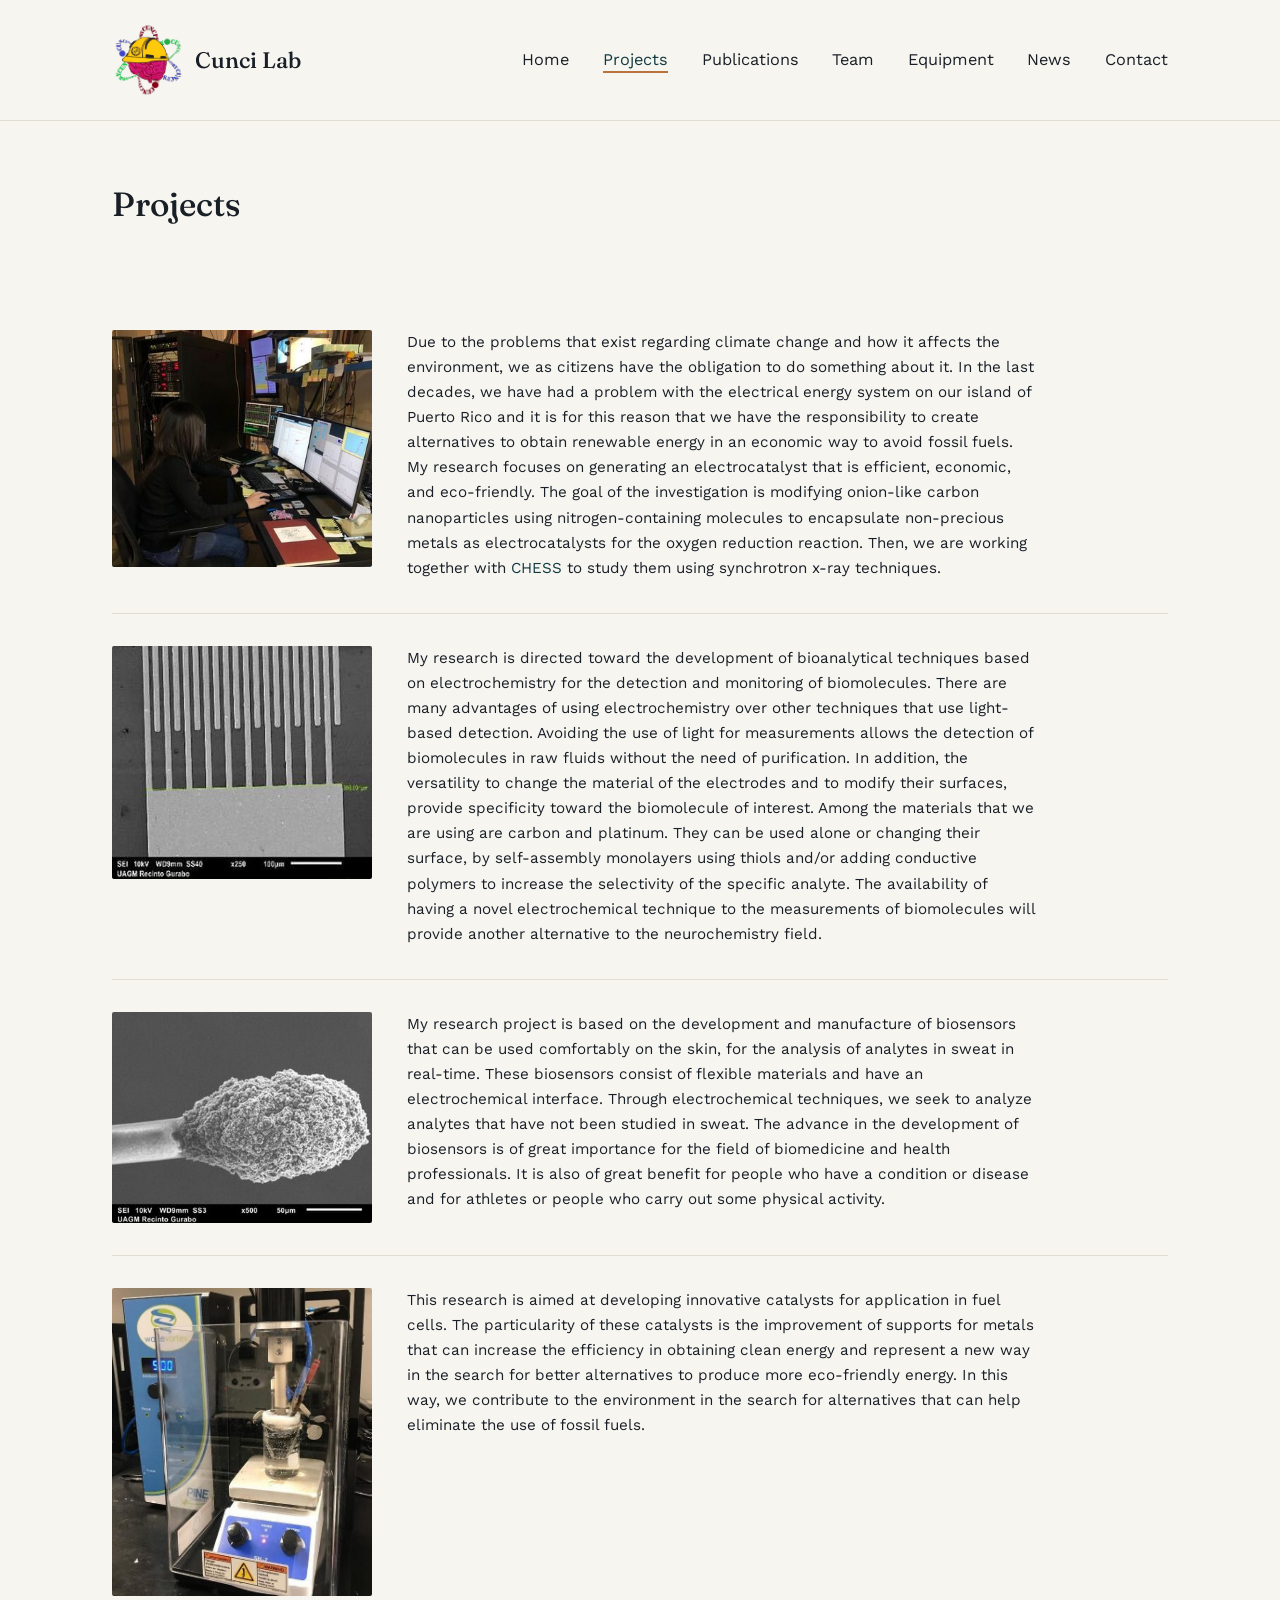
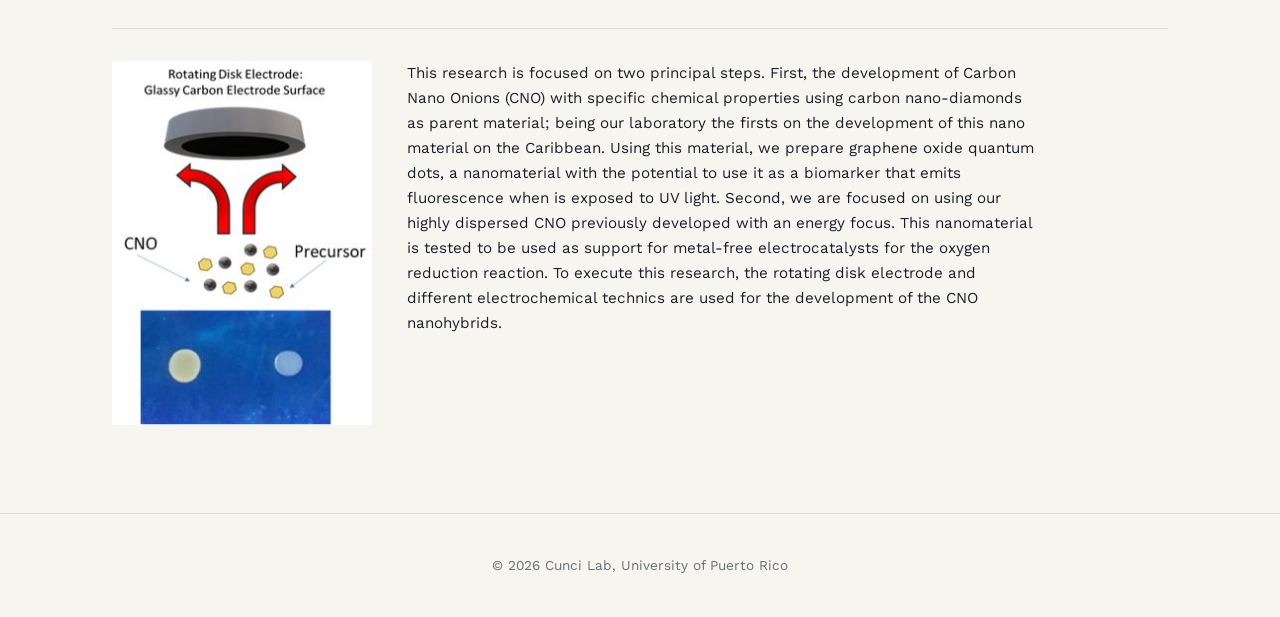
<file: projects.html>
<!doctype html>
<html lang="en">
<head>
<meta charset="utf-8">
<meta name="viewport" content="width=device-width, initial-scale=1">
<title>Projects — Cunci Lab</title>
<link rel="preconnect" href="https://fonts.googleapis.com">
<link rel="preconnect" href="https://fonts.gstatic.com" crossorigin>
<link href="https://fonts.googleapis.com/css2?family=Fraunces:opsz,wght@9..144,400;9..144,500;9..144,600&family=Work+Sans:wght@400;500;600&display=swap" rel="stylesheet">
<link rel="icon" type="image/x-icon" href="favicon.ico">
<link rel="icon" type="image/png" sizes="32x32" href="assets/images/favicon-32x32.png">
<link rel="icon" type="image/png" sizes="16x16" href="assets/images/favicon-16x16.png">
<link rel="apple-touch-icon" href="assets/images/apple-touch-icon.png">
<meta property="og:title" content="Projects — Cunci Lab">
<meta property="og:description" content="Current research projects from the Cunci Lab in electrochemistry, energy materials, and biosensors.">
<meta property="og:image" content="https://cuncilab.com/assets/images/team-photo.jpg">
<meta property="og:url" content="https://cuncilab.com/projects.html">
<meta property="og:type" content="website">
<meta name="twitter:card" content="summary_large_image">
<meta name="description" content="Current research projects from the Cunci Lab in electrochemistry, energy materials, and biosensors.">
<link rel="stylesheet" href="assets/css/style.css?v=7">
</head>
<body>

<header class="site">
  <div class="nav">
    <a class="brand" href="index.html"><img src="assets/images/logo.png" alt="Cunci Lab logo">Cunci Lab</a>
    <button class="nav-toggle" id="navToggle" aria-label="Toggle menu" aria-expanded="false"><span></span><span></span><span></span></button>
    <ul id="navMenu">
      <li><a href="index.html">Home</a></li>
      <li><a href="projects.html" class="active">Projects</a></li>
      <li><a href="publications.html">Publications</a></li>
      <li><a href="team.html">Team</a></li>
      <li><a href="equipment.html">Equipment</a></li>
      <li><a href="news.html">News</a></li>
      <li><a href="contact.html">Contact</a></li>
    </ul>
  </div>
</header>

<div class="page-head">
  <h1>Projects</h1>
</div>

<section class="block">
  <div class="project-text">
    <img src="assets/images/projects-brenda.jpg" alt="Researcher working at synchrotron beamline instrumentation and monitors">
    <p>Due to the problems that exist regarding climate change and how it affects the environment, we as citizens have the obligation to do something about it. In the last decades, we have had a problem with the electrical energy system on our island of Puerto Rico and it is for this reason that we have the responsibility to create alternatives to obtain renewable energy in an economic way to avoid fossil fuels. My research focuses on generating an electrocatalyst that is efficient, economic, and eco-friendly. The goal of the investigation is modifying onion-like carbon nanoparticles using nitrogen-containing molecules to encapsulate non-precious metals as electrocatalysts for the oxygen reduction reaction. Then, we are working together with <a href="http://prem-cie2m.upr.edu/" target="_blank" rel="noopener">CHESS</a> to study them using synchrotron x-ray techniques.</p>
  </div>

  <div class="project-text">
    <img src="assets/images/projects-luis.jpg" alt="Scanning electron microscope image of an interdigitated microelectrode array">
    <p>My research is directed toward the development of bioanalytical techniques based on electrochemistry for the detection and monitoring of biomolecules. There are many advantages of using electrochemistry over other techniques that use light-based detection. Avoiding the use of light for measurements allows the detection of biomolecules in raw fluids without the need of purification. In addition, the versatility to change the material of the electrodes and to modify their surfaces, provide specificity toward the biomolecule of interest. Among the materials that we are using are carbon and platinum. They can be used alone or changing their surface, by self-assembly monolayers using thiols and/or adding conductive polymers to increase the selectivity of the specific analyte. The availability of having a novel electrochemical technique to the measurements of biomolecules will provide another alternative to the neurochemistry field.</p>
  </div>

  <div class="project-text">
    <img src="assets/images/projects-antonio.jpg" alt="Scanning electron microscope image of a wearable biosensor microneedle tip">
    <p>My research project is based on the development and manufacture of biosensors that can be used comfortably on the skin, for the analysis of analytes in sweat in real-time. These biosensors consist of flexible materials and have an electrochemical interface. Through electrochemical techniques, we seek to analyze analytes that have not been studied in sweat. The advance in the development of biosensors is of great importance for the field of biomedicine and health professionals. It is also of great benefit for people who have a condition or disease and for athletes or people who carry out some physical activity.</p>
  </div>

  <div class="project-text">
    <img src="assets/images/projects-angelica.jpg" alt="Rotating disk electrode setup with PINE WaveVortex system for catalyst testing">
    <p>This research is aimed at developing innovative catalysts for application in fuel cells. The particularity of these catalysts is the improvement of supports for metals that can increase the efficiency in obtaining clean energy and represent a new way in the search for better alternatives to produce more eco-friendly energy. In this way, we contribute to the environment in the search for alternatives that can help eliminate the use of fossil fuels.</p>
  </div>

  <div class="project-text">
    <img src="assets/images/projects-joed.jpg" alt="Diagram of rotating disk electrode synthesis of carbon nano-onions with microscopy images">
    <p>This research is focused on two principal steps. First, the development of Carbon Nano Onions (CNO) with specific chemical properties using carbon nano-diamonds as parent material; being our laboratory the firsts on the development of this nano material on the Caribbean. Using this material, we prepare graphene oxide quantum dots, a nanomaterial with the potential to use it as a biomarker that emits fluorescence when is exposed to UV light. Second, we are focused on using our highly dispersed CNO previously developed with an energy focus. This nanomaterial is tested to be used as support for metal-free electrocatalysts for the oxygen reduction reaction. To execute this research, the rotating disk electrode and different electrochemical technics are used for the development of the CNO nanohybrids.</p>
  </div>
</section>

<footer class="site">
  &copy; <span id="year"></span> Cunci Lab, University of Puerto Rico
</footer>
<script>document.getElementById('year').textContent = new Date().getFullYear();
const navToggle = document.getElementById('navToggle');
const navMenu = document.getElementById('navMenu');
navToggle.addEventListener('click', () => {
  const isOpen = navMenu.classList.toggle('open');
  navToggle.setAttribute('aria-expanded', isOpen);
});</script>
</body>
</html>
</file>
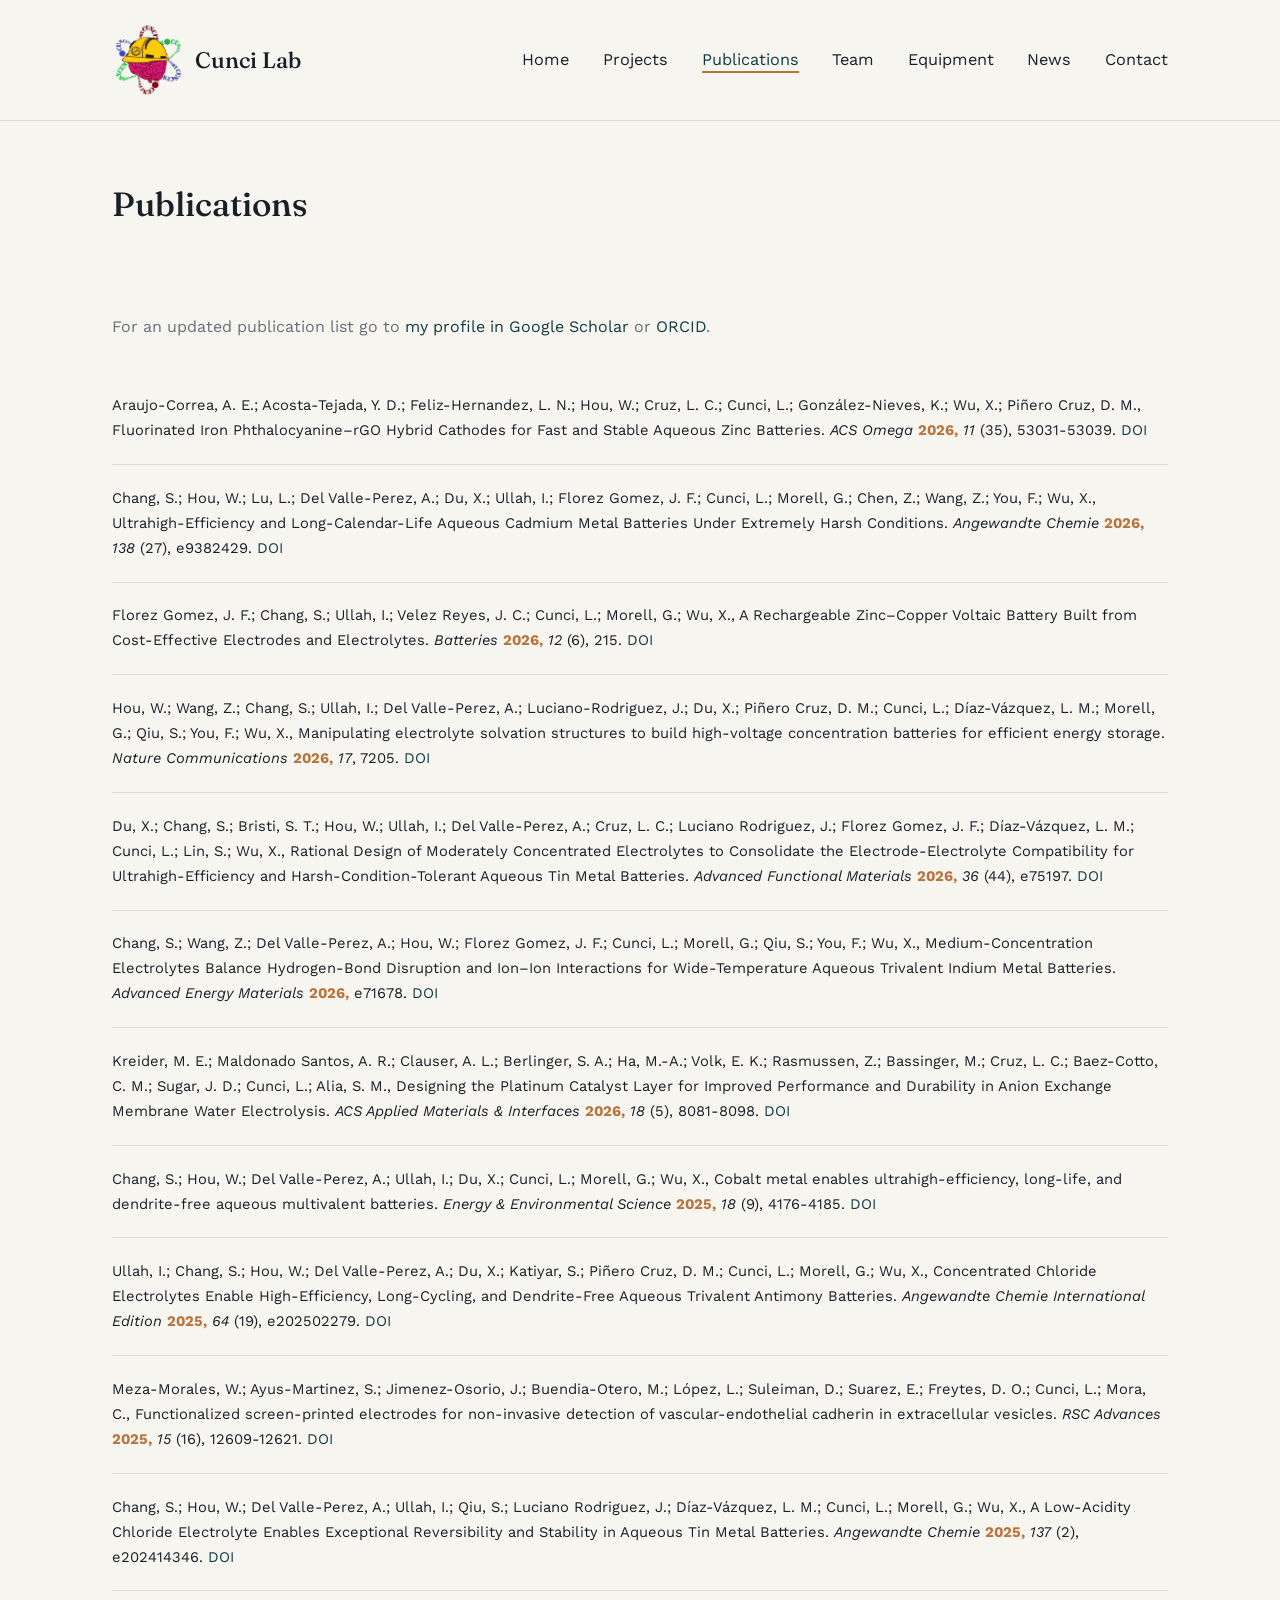
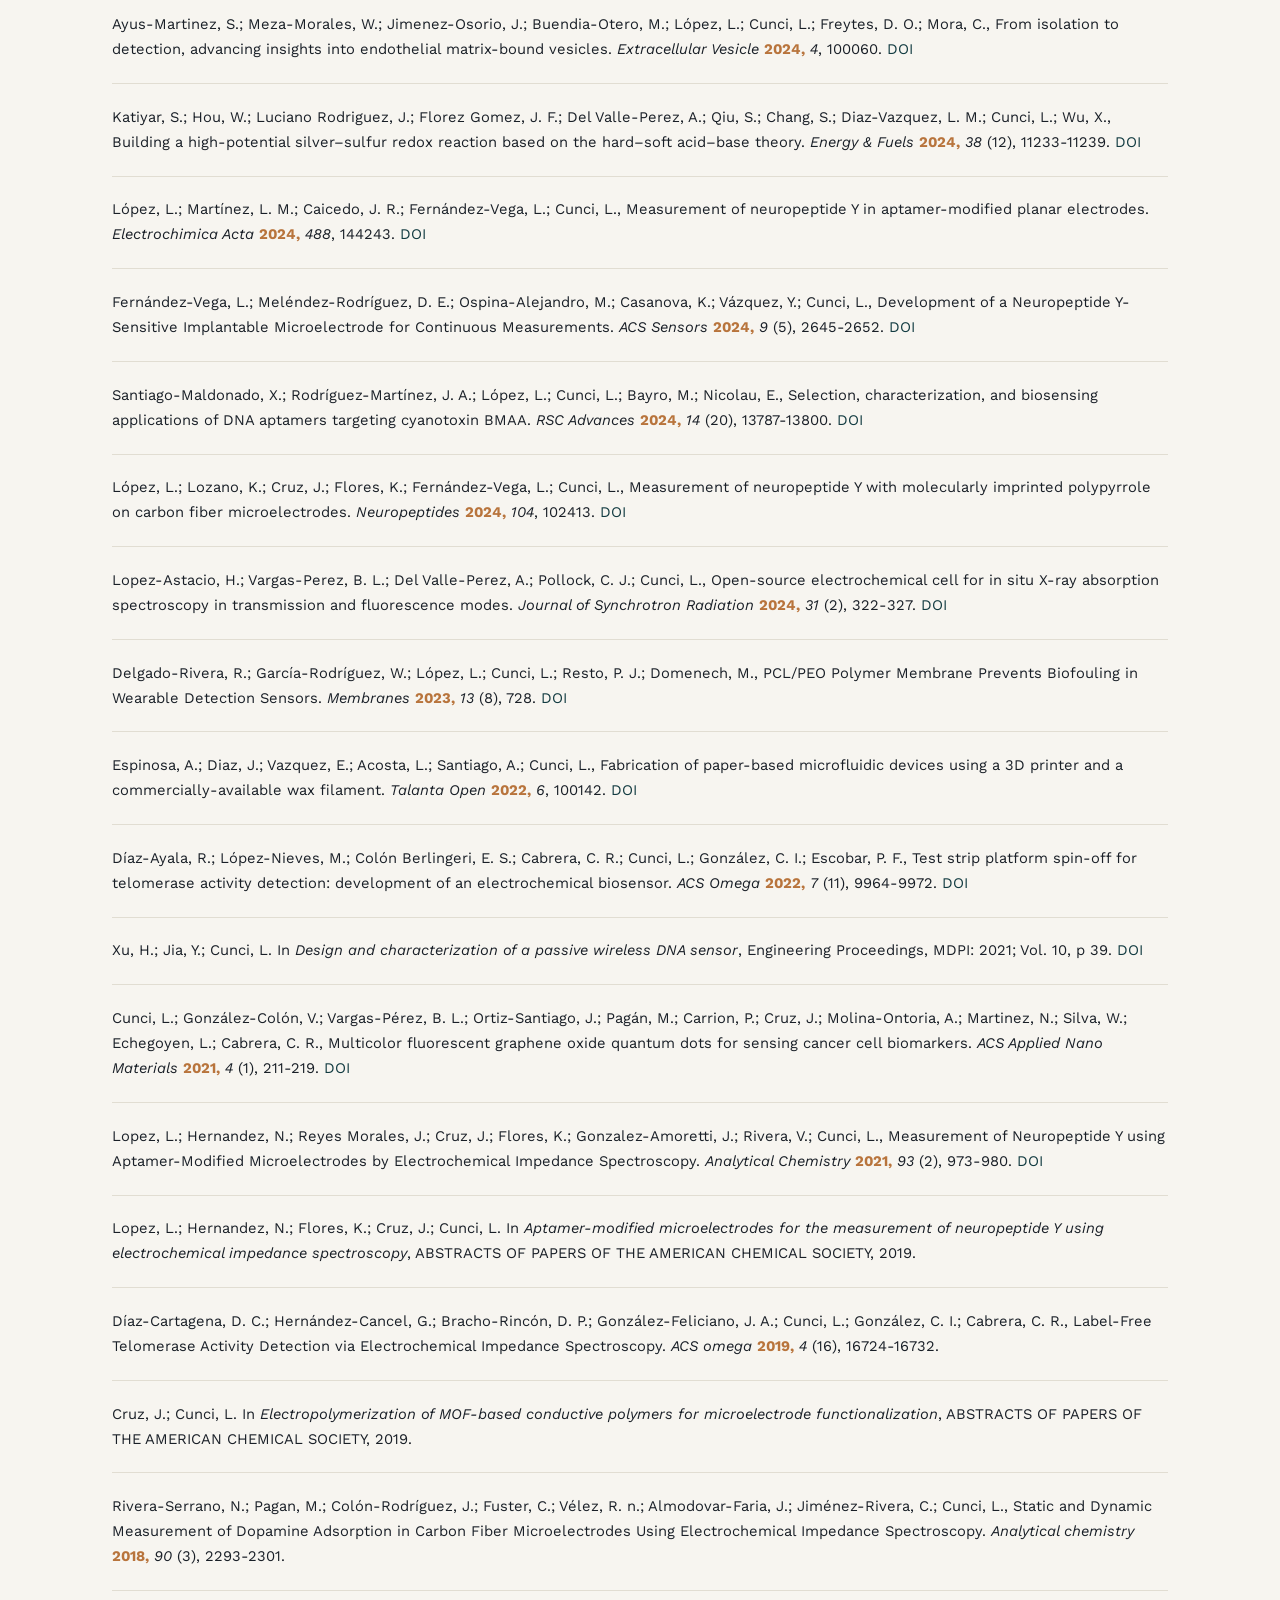
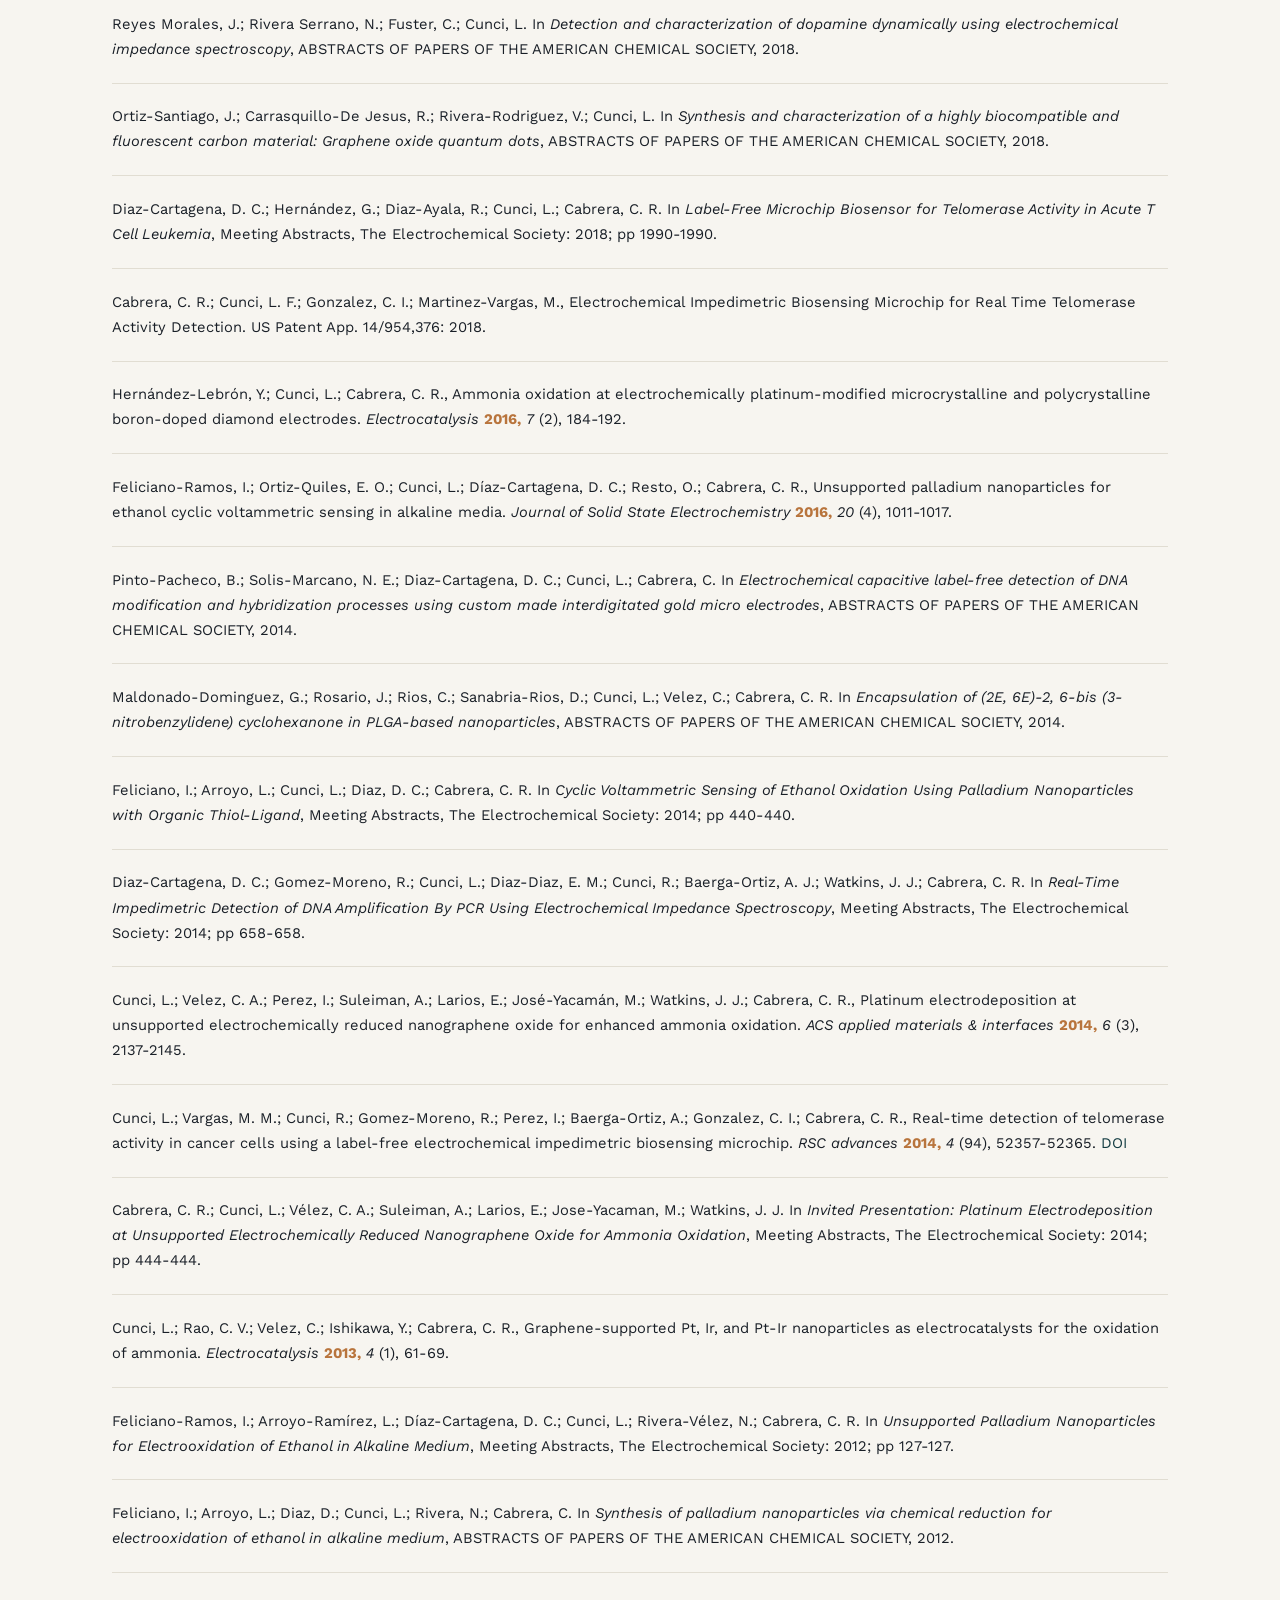
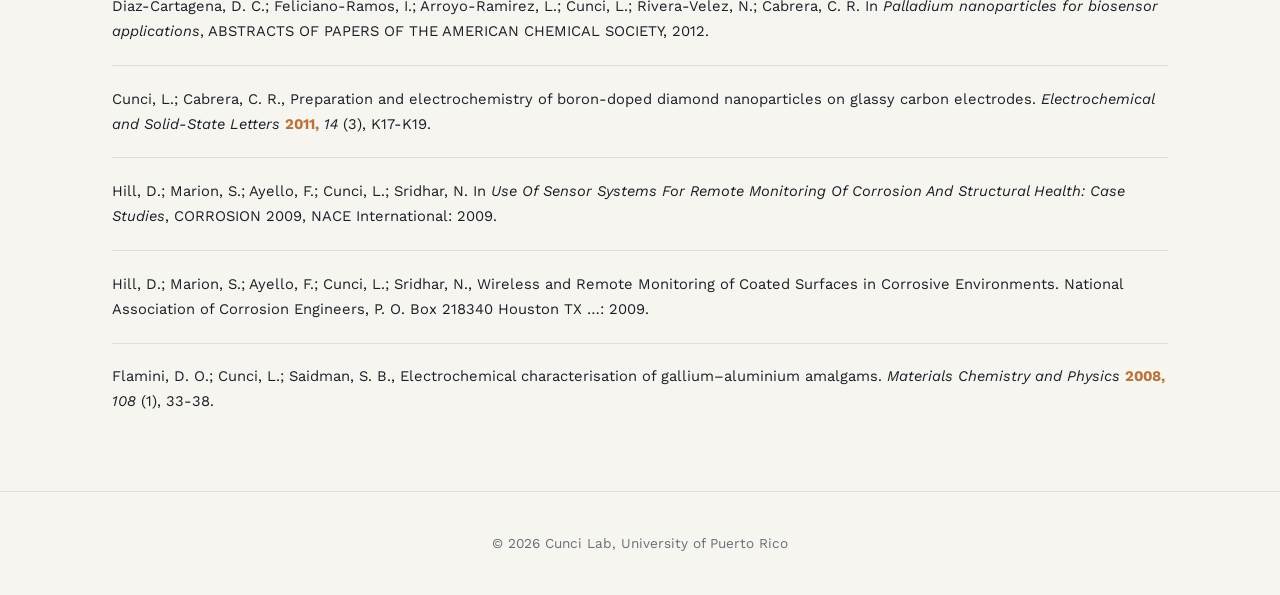
<file: publications.html>
<!doctype html>
<html lang="en">
<head>
<meta charset="utf-8">
<meta name="viewport" content="width=device-width, initial-scale=1">
<title>Publications — Cunci Lab</title>
<link rel="preconnect" href="https://fonts.googleapis.com">
<link rel="preconnect" href="https://fonts.gstatic.com" crossorigin>
<link href="https://fonts.googleapis.com/css2?family=Fraunces:opsz,wght@9..144,400;9..144,500;9..144,600&family=Work+Sans:wght@400;500;600&display=swap" rel="stylesheet">
<link rel="icon" type="image/x-icon" href="favicon.ico">
<link rel="icon" type="image/png" sizes="32x32" href="assets/images/favicon-32x32.png">
<link rel="icon" type="image/png" sizes="16x16" href="assets/images/favicon-16x16.png">
<link rel="apple-touch-icon" href="assets/images/apple-touch-icon.png">
<meta property="og:title" content="Publications — Cunci Lab">
<meta property="og:description" content="Peer-reviewed publications from the Cunci Lab, University of Puerto Rico.">
<meta property="og:image" content="https://cuncilab.com/assets/images/team-photo.jpg">
<meta property="og:url" content="https://cuncilab.com/publications.html">
<meta property="og:type" content="website">
<meta name="twitter:card" content="summary_large_image">
<meta name="description" content="Peer-reviewed publications from the Cunci Lab, University of Puerto Rico.">
<link rel="stylesheet" href="assets/css/style.css?v=7">
</head>
<body>

<header class="site">
  <div class="nav">
    <a class="brand" href="index.html"><img src="assets/images/logo.png" alt="Cunci Lab logo">Cunci Lab</a>
    <button class="nav-toggle" id="navToggle" aria-label="Toggle menu" aria-expanded="false"><span></span><span></span><span></span></button>
    <ul id="navMenu">
      <li><a href="index.html">Home</a></li>
      <li><a href="projects.html">Projects</a></li>
      <li><a href="publications.html" class="active">Publications</a></li>
      <li><a href="team.html">Team</a></li>
      <li><a href="equipment.html">Equipment</a></li>
      <li><a href="news.html">News</a></li>
      <li><a href="contact.html">Contact</a></li>
    </ul>
  </div>
</header>

<div class="page-head">
  <h1>Publications</h1>
</div>

<section class="block">
  <p style="margin-bottom:2rem;color:var(--muted)">For an updated publication list go to <a href="https://scholar.google.com/citations?user=KoSpTw0AAAAJ&hl=en" target="_blank" rel="noopener">my profile in Google Scholar</a> or <a href="https://orcid.org/0000-0002-7315-177X" target="_blank" rel="noopener">ORCID</a>.</p>

  <ul class="pubs">
    <li>Araujo-Correa, A. E.; Acosta-Tejada, Y. D.; Feliz-Hernandez, L. N.; Hou, W.; Cruz, L. C.; Cunci, L.; González-Nieves, K.; Wu, X.; Piñero Cruz, D. M., Fluorinated Iron Phthalocyanine–rGO Hybrid Cathodes for Fast and Stable Aqueous Zinc Batteries. <i>ACS Omega</i> <b>2026,</b> <i>11</i> (35), 53031-53039. <a href="https://doi.org/10.1021/acsomega.6c05388" target="_blank" rel="noopener">DOI</a></li>
    <li>Chang, S.; Hou, W.; Lu, L.; Del Valle-Perez, A.; Du, X.; Ullah, I.; Florez Gomez, J. F.; Cunci, L.; Morell, G.; Chen, Z.; Wang, Z.; You, F.; Wu, X., Ultrahigh-Efficiency and Long-Calendar-Life Aqueous Cadmium Metal Batteries Under Extremely Harsh Conditions. <i>Angewandte Chemie</i> <b>2026,</b> <i>138</i> (27), e9382429. <a href="https://doi.org/10.1002/ange.9382429" target="_blank" rel="noopener">DOI</a></li>
    <li>Florez Gomez, J. F.; Chang, S.; Ullah, I.; Velez Reyes, J. C.; Cunci, L.; Morell, G.; Wu, X., A Rechargeable Zinc–Copper Voltaic Battery Built from Cost-Effective Electrodes and Electrolytes. <i>Batteries</i> <b>2026,</b> <i>12</i> (6), 215. <a href="https://doi.org/10.3390/batteries12060215" target="_blank" rel="noopener">DOI</a></li>
    <li>Hou, W.; Wang, Z.; Chang, S.; Ullah, I.; Del Valle-Perez, A.; Luciano-Rodriguez, J.; Du, X.; Piñero Cruz, D. M.; Cunci, L.; Díaz-Vázquez, L. M.; Morell, G.; Qiu, S.; You, F.; Wu, X., Manipulating electrolyte solvation structures to build high-voltage concentration batteries for efficient energy storage. <i>Nature Communications</i> <b>2026,</b> <i>17</i>, 7205. <a href="https://doi.org/10.1038/s41467-026-74015-x" target="_blank" rel="noopener">DOI</a></li>
    <li>Du, X.; Chang, S.; Bristi, S. T.; Hou, W.; Ullah, I.; Del Valle-Perez, A.; Cruz, L. C.; Luciano Rodriguez, J.; Florez Gomez, J. F.; Díaz-Vázquez, L. M.; Cunci, L.; Lin, S.; Wu, X., Rational Design of Moderately Concentrated Electrolytes to Consolidate the Electrode-Electrolyte Compatibility for Ultrahigh-Efficiency and Harsh-Condition-Tolerant Aqueous Tin Metal Batteries. <i>Advanced Functional Materials</i> <b>2026,</b> <i>36</i> (44), e75197. <a href="https://doi.org/10.1002/adfm.75197" target="_blank" rel="noopener">DOI</a></li>
    <li>Chang, S.; Wang, Z.; Del Valle-Perez, A.; Hou, W.; Florez Gomez, J. F.; Cunci, L.; Morell, G.; Qiu, S.; You, F.; Wu, X., Medium-Concentration Electrolytes Balance Hydrogen-Bond Disruption and Ion–Ion Interactions for Wide-Temperature Aqueous Trivalent Indium Metal Batteries. <i>Advanced Energy Materials</i> <b>2026,</b> e71678. <a href="https://doi.org/10.1002/aenm.71678" target="_blank" rel="noopener">DOI</a></li>
    <li>Kreider, M. E.; Maldonado Santos, A. R.; Clauser, A. L.; Berlinger, S. A.; Ha, M.-A.; Volk, E. K.; Rasmussen, Z.; Bassinger, M.; Cruz, L. C.; Baez-Cotto, C. M.; Sugar, J. D.; Cunci, L.; Alia, S. M., Designing the Platinum Catalyst Layer for Improved Performance and Durability in Anion Exchange Membrane Water Electrolysis. <i>ACS Applied Materials &amp; Interfaces</i> <b>2026,</b> <i>18</i> (5), 8081-8098. <a href="https://doi.org/10.1021/acsami.5c20325" target="_blank" rel="noopener">DOI</a></li>
    <li>Chang, S.; Hou, W.; Del Valle-Perez, A.; Ullah, I.; Du, X.; Cunci, L.; Morell, G.; Wu, X., Cobalt metal enables ultrahigh-efficiency, long-life, and dendrite-free aqueous multivalent batteries. <i>Energy &amp; Environmental Science</i> <b>2025,</b> <i>18</i> (9), 4176-4185. <a href="https://doi.org/10.1039/D4EE06091A" target="_blank" rel="noopener">DOI</a></li>
    <li>Ullah, I.; Chang, S.; Hou, W.; Del Valle-Perez, A.; Du, X.; Katiyar, S.; Piñero Cruz, D. M.; Cunci, L.; Morell, G.; Wu, X., Concentrated Chloride Electrolytes Enable High-Efficiency, Long-Cycling, and Dendrite-Free Aqueous Trivalent Antimony Batteries. <i>Angewandte Chemie International Edition</i> <b>2025,</b> <i>64</i> (19), e202502279. <a href="https://doi.org/10.1002/anie.202502279" target="_blank" rel="noopener">DOI</a></li>
    <li>Meza-Morales, W.; Ayus-Martinez, S.; Jimenez-Osorio, J.; Buendia-Otero, M.; López, L.; Suleiman, D.; Suarez, E.; Freytes, D. O.; Cunci, L.; Mora, C., Functionalized screen-printed electrodes for non-invasive detection of vascular-endothelial cadherin in extracellular vesicles. <i>RSC Advances</i> <b>2025,</b> <i>15</i> (16), 12609-12621. <a href="https://doi.org/10.1039/D4RA08926J" target="_blank" rel="noopener">DOI</a></li>
    <li>Chang, S.; Hou, W.; Del Valle-Perez, A.; Ullah, I.; Qiu, S.; Luciano Rodriguez, J.; Díaz-Vázquez, L. M.; Cunci, L.; Morell, G.; Wu, X., A Low-Acidity Chloride Electrolyte Enables Exceptional Reversibility and Stability in Aqueous Tin Metal Batteries. <i>Angewandte Chemie</i> <b>2025,</b> <i>137</i> (2), e202414346. <a href="https://doi.org/10.1002/anie.202414346" target="_blank" rel="noopener">DOI</a></li>
    <li>Ayus-Martinez, S.; Meza-Morales, W.; Jimenez-Osorio, J.; Buendia-Otero, M.; López, L.; Cunci, L.; Freytes, D. O.; Mora, C., From isolation to detection, advancing insights into endothelial matrix-bound vesicles. <i>Extracellular Vesicle</i> <b>2024,</b> <i>4</i>, 100060. <a href="https://doi.org/10.1016/j.vesic.2024.100060" target="_blank" rel="noopener">DOI</a></li>
    <li>Katiyar, S.; Hou, W.; Luciano Rodriguez, J.; Florez Gomez, J. F.; Del Valle-Perez, A.; Qiu, S.; Chang, S.; Diaz-Vazquez, L. M.; Cunci, L.; Wu, X., Building a high-potential silver–sulfur redox reaction based on the hard–soft acid–base theory. <i>Energy &amp; Fuels</i> <b>2024,</b> <i>38</i> (12), 11233-11239. <a href="https://doi.org/10.1021/acs.energyfuels.4c00817" target="_blank" rel="noopener">DOI</a></li>
    <li>López, L.; Martínez, L. M.; Caicedo, J. R.; Fernández-Vega, L.; Cunci, L., Measurement of neuropeptide Y in aptamer-modified planar electrodes. <i>Electrochimica Acta</i> <b>2024,</b> <i>488</i>, 144243. <a href="https://doi.org/10.1016/j.electacta.2024.144243" target="_blank" rel="noopener">DOI</a></li>
    <li>Fernández-Vega, L.; Meléndez-Rodríguez, D. E.; Ospina-Alejandro, M.; Casanova, K.; Vázquez, Y.; Cunci, L., Development of a Neuropeptide Y-Sensitive Implantable Microelectrode for Continuous Measurements. <i>ACS Sensors</i> <b>2024,</b> <i>9</i> (5), 2645-2652. <a href="https://doi.org/10.1021/acssensors.4c00449" target="_blank" rel="noopener">DOI</a></li>
    <li>Santiago-Maldonado, X.; Rodríguez-Martínez, J. A.; López, L.; Cunci, L.; Bayro, M.; Nicolau, E., Selection, characterization, and biosensing applications of DNA aptamers targeting cyanotoxin BMAA. <i>RSC Advances</i> <b>2024,</b> <i>14</i> (20), 13787-13800. <a href="https://doi.org/10.1039/D4RA02384F" target="_blank" rel="noopener">DOI</a></li>
    <li>López, L.; Lozano, K.; Cruz, J.; Flores, K.; Fernández-Vega, L.; Cunci, L., Measurement of neuropeptide Y with molecularly imprinted polypyrrole on carbon fiber microelectrodes. <i>Neuropeptides</i> <b>2024,</b> <i>104</i>, 102413. <a href="https://doi.org/10.1016/j.npep.2024.102413" target="_blank" rel="noopener">DOI</a></li>
    <li>Lopez-Astacio, H.; Vargas-Perez, B. L.; Del Valle-Perez, A.; Pollock, C. J.; Cunci, L., Open-source electrochemical cell for in situ X-ray absorption spectroscopy in transmission and fluorescence modes. <i>Journal of Synchrotron Radiation</i> <b>2024,</b> <i>31</i> (2), 322-327. <a href="https://doi.org/10.1107/S1600577524000122" target="_blank" rel="noopener">DOI</a></li>
    <li>Delgado-Rivera, R.; García-Rodríguez, W.; López, L.; Cunci, L.; Resto, P. J.; Domenech, M., PCL/PEO Polymer Membrane Prevents Biofouling in Wearable Detection Sensors. <i>Membranes</i> <b>2023,</b> <i>13</i> (8), 728. <a href="https://doi.org/10.3390/membranes13080728" target="_blank" rel="noopener">DOI</a></li>
    <li>Espinosa, A.; Diaz, J.; Vazquez, E.; Acosta, L.; Santiago, A.; Cunci, L., Fabrication of paper-based microfluidic devices using a 3D printer and a commercially-available wax filament. <i>Talanta Open</i> <b>2022,</b> <i>6</i>, 100142. <a href="https://doi.org/10.1016/j.talo.2022.100142" target="_blank" rel="noopener">DOI</a></li>
    <li>Díaz-Ayala, R.; López-Nieves, M.; Colón Berlingeri, E. S.; Cabrera, C. R.; Cunci, L.; González, C. I.; Escobar, P. F., Test strip platform spin-off for telomerase activity detection: development of an electrochemical biosensor. <i>ACS Omega</i> <b>2022,</b> <i>7</i> (11), 9964-9972. <a href="https://doi.org/10.1021/acsomega.2c00713" target="_blank" rel="noopener">DOI</a></li>
    <li>Xu, H.; Jia, Y.; Cunci, L. In <i>Design and characterization of a passive wireless DNA sensor</i>, Engineering Proceedings, MDPI: 2021; Vol. 10, p 39. <a href="https://doi.org/10.3390/ecsa-8-11261" target="_blank" rel="noopener">DOI</a></li>
    <li>Cunci, L.; González-Colón, V.; Vargas-Pérez, B. L.; Ortiz-Santiago, J.; Pagán, M.; Carrion, P.; Cruz, J.; Molina-Ontoria, A.; Martinez, N.; Silva, W.; Echegoyen, L.; Cabrera, C. R., Multicolor fluorescent graphene oxide quantum dots for sensing cancer cell biomarkers. <i>ACS Applied Nano Materials</i> <b>2021,</b> <i>4</i> (1), 211-219. <a href="https://doi.org/10.1021/acsanm.0c02526" target="_blank" rel="noopener">DOI</a></li>
    <li>Lopez, L.; Hernandez, N.; Reyes Morales, J.; Cruz, J.; Flores, K.; Gonzalez-Amoretti, J.; Rivera, V.; Cunci, L., Measurement of Neuropeptide Y using Aptamer-Modified Microelectrodes by Electrochemical Impedance Spectroscopy. <i>Analytical Chemistry</i> <b>2021,</b> <i>93</i> (2), 973-980. <a href="https://doi.org/10.1021/acs.analchem.0c03719" target="_blank" rel="noopener">DOI</a></li>
    <li>Lopez, L.; Hernandez, N.; Flores, K.; Cruz, J.; Cunci, L. In <i>Aptamer-modified microelectrodes for the measurement of neuropeptide Y using electrochemical impedance spectroscopy</i>, ABSTRACTS OF PAPERS OF THE AMERICAN CHEMICAL SOCIETY, 2019.</li>
    <li>Díaz-Cartagena, D. C.; Hernández-Cancel, G.; Bracho-Rincón, D. P.; González-Feliciano, J. A.; Cunci, L.; González, C. I.; Cabrera, C. R., Label-Free Telomerase Activity Detection via Electrochemical Impedance Spectroscopy. <i>ACS omega</i> <b>2019,</b> <i>4</i> (16), 16724-16732.</li>
    <li>Cruz, J.; Cunci, L. In <i>Electropolymerization of MOF-based conductive polymers for microelectrode functionalization</i>, ABSTRACTS OF PAPERS OF THE AMERICAN CHEMICAL SOCIETY, 2019.</li>
    <li>Rivera-Serrano, N.; Pagan, M.; Colón-Rodríguez, J.; Fuster, C.; Vélez, R. n.; Almodovar-Faria, J.; Jiménez-Rivera, C.; Cunci, L., Static and Dynamic Measurement of Dopamine Adsorption in Carbon Fiber Microelectrodes Using Electrochemical Impedance Spectroscopy. <i>Analytical chemistry</i> <b>2018,</b> <i>90</i> (3), 2293-2301.</li>
    <li>Reyes Morales, J.; Rivera Serrano, N.; Fuster, C.; Cunci, L. In <i>Detection and characterization of dopamine dynamically using electrochemical impedance spectroscopy</i>, ABSTRACTS OF PAPERS OF THE AMERICAN CHEMICAL SOCIETY, 2018.</li>
    <li>Ortiz-Santiago, J.; Carrasquillo-De Jesus, R.; Rivera-Rodriguez, V.; Cunci, L. In <i>Synthesis and characterization of a highly biocompatible and fluorescent carbon material: Graphene oxide quantum dots</i>, ABSTRACTS OF PAPERS OF THE AMERICAN CHEMICAL SOCIETY, 2018.</li>
    <li>Diaz-Cartagena, D. C.; Hernández, G.; Diaz-Ayala, R.; Cunci, L.; Cabrera, C. R. In <i>Label-Free Microchip Biosensor for Telomerase Activity in Acute T Cell Leukemia</i>, Meeting Abstracts, The Electrochemical Society: 2018; pp 1990-1990.</li>
    <li>Cabrera, C. R.; Cunci, L. F.; Gonzalez, C. I.; Martinez-Vargas, M., Electrochemical Impedimetric Biosensing Microchip for Real Time Telomerase Activity Detection. US Patent App. 14/954,376: 2018.</li>
    <li>Hernández-Lebrón, Y.; Cunci, L.; Cabrera, C. R., Ammonia oxidation at electrochemically platinum-modified microcrystalline and polycrystalline boron-doped diamond electrodes. <i>Electrocatalysis</i> <b>2016,</b> <i>7</i> (2), 184-192.</li>
    <li>Feliciano-Ramos, I.; Ortiz-Quiles, E. O.; Cunci, L.; Díaz-Cartagena, D. C.; Resto, O.; Cabrera, C. R., Unsupported palladium nanoparticles for ethanol cyclic voltammetric sensing in alkaline media. <i>Journal of Solid State Electrochemistry</i> <b>2016,</b> <i>20</i> (4), 1011-1017.</li>
    <li>Pinto-Pacheco, B.; Solis-Marcano, N. E.; Diaz-Cartagena, D. C.; Cunci, L.; Cabrera, C. In <i>Electrochemical capacitive label-free detection of DNA modification and hybridization processes using custom made interdigitated gold micro electrodes</i>, ABSTRACTS OF PAPERS OF THE AMERICAN CHEMICAL SOCIETY, 2014.</li>
    <li>Maldonado-Dominguez, G.; Rosario, J.; Rios, C.; Sanabria-Rios, D.; Cunci, L.; Velez, C.; Cabrera, C. R. In <i>Encapsulation of (2E, 6E)-2, 6-bis (3-nitrobenzylidene) cyclohexanone in PLGA-based nanoparticles</i>, ABSTRACTS OF PAPERS OF THE AMERICAN CHEMICAL SOCIETY, 2014.</li>
    <li>Feliciano, I.; Arroyo, L.; Cunci, L.; Diaz, D. C.; Cabrera, C. R. In <i>Cyclic Voltammetric Sensing of Ethanol Oxidation Using Palladium Nanoparticles with Organic Thiol-Ligand</i>, Meeting Abstracts, The Electrochemical Society: 2014; pp 440-440.</li>
    <li>Diaz-Cartagena, D. C.; Gomez-Moreno, R.; Cunci, L.; Diaz-Diaz, E. M.; Cunci, R.; Baerga-Ortiz, A. J.; Watkins, J. J.; Cabrera, C. R. In <i>Real-Time Impedimetric Detection of DNA Amplification By PCR Using Electrochemical Impedance Spectroscopy</i>, Meeting Abstracts, The Electrochemical Society: 2014; pp 658-658.</li>
    <li>Cunci, L.; Velez, C. A.; Perez, I.; Suleiman, A.; Larios, E.; José-Yacamán, M.; Watkins, J. J.; Cabrera, C. R., Platinum electrodeposition at unsupported electrochemically reduced nanographene oxide for enhanced ammonia oxidation. <i>ACS applied materials & interfaces</i> <b>2014,</b> <i>6</i> (3), 2137-2145.</li>
    <li>Cunci, L.; Vargas, M. M.; Cunci, R.; Gomez-Moreno, R.; Perez, I.; Baerga-Ortiz, A.; Gonzalez, C. I.; Cabrera, C. R., Real-time detection of telomerase activity in cancer cells using a label-free electrochemical impedimetric biosensing microchip. <i>RSC advances</i> <b>2014,</b> <i>4</i> (94), 52357-52365. <a href="https://doi.org/10.1039/C4RA09689D" target="_blank" rel="noopener">DOI</a></li>
    <li>Cabrera, C. R.; Cunci, L.; Vélez, C. A.; Suleiman, A.; Larios, E.; Jose-Yacaman, M.; Watkins, J. J. In <i>Invited Presentation: Platinum Electrodeposition at Unsupported Electrochemically Reduced Nanographene Oxide for Ammonia Oxidation</i>, Meeting Abstracts, The Electrochemical Society: 2014; pp 444-444.</li>
    <li>Cunci, L.; Rao, C. V.; Velez, C.; Ishikawa, Y.; Cabrera, C. R., Graphene-supported Pt, Ir, and Pt-Ir nanoparticles as electrocatalysts for the oxidation of ammonia. <i>Electrocatalysis</i> <b>2013,</b> <i>4</i> (1), 61-69.</li>
    <li>Feliciano-Ramos, I.; Arroyo-Ramírez, L.; Díaz-Cartagena, D. C.; Cunci, L.; Rivera-Vélez, N.; Cabrera, C. R. In <i>Unsupported Palladium Nanoparticles for Electrooxidation of Ethanol in Alkaline Medium</i>, Meeting Abstracts, The Electrochemical Society: 2012; pp 127-127.</li>
    <li>Feliciano, I.; Arroyo, L.; Diaz, D.; Cunci, L.; Rivera, N.; Cabrera, C. In <i>Synthesis of palladium nanoparticles via chemical reduction for electrooxidation of ethanol in alkaline medium</i>, ABSTRACTS OF PAPERS OF THE AMERICAN CHEMICAL SOCIETY, 2012.</li>
    <li>Diaz-Cartagena, D. C.; Feliciano-Ramos, I.; Arroyo-Ramirez, L.; Cunci, L.; Rivera-Velez, N.; Cabrera, C. R. In <i>Palladium nanoparticles for biosensor applications</i>, ABSTRACTS OF PAPERS OF THE AMERICAN CHEMICAL SOCIETY, 2012.</li>
    <li>Cunci, L.; Cabrera, C. R., Preparation and electrochemistry of boron-doped diamond nanoparticles on glassy carbon electrodes. <i>Electrochemical and Solid-State Letters</i> <b>2011,</b> <i>14</i> (3), K17-K19.</li>
    <li>Hill, D.; Marion, S.; Ayello, F.; Cunci, L.; Sridhar, N. In <i>Use Of Sensor Systems For Remote Monitoring Of Corrosion And Structural Health: Case Studies</i>, CORROSION 2009, NACE International: 2009.</li>
    <li>Hill, D.; Marion, S.; Ayello, F.; Cunci, L.; Sridhar, N., Wireless and Remote Monitoring of Coated Surfaces in Corrosive Environments. National Association of Corrosion Engineers, P. O. Box 218340 Houston TX …: 2009.</li>
    <li>Flamini, D. O.; Cunci, L.; Saidman, S. B., Electrochemical characterisation of gallium–aluminium amalgams. <i>Materials Chemistry and Physics</i> <b>2008,</b> <i>108</i> (1), 33-38.</li>
  </ul>
</section>

<footer class="site">
  &copy; <span id="year"></span> Cunci Lab, University of Puerto Rico
</footer>
<script>document.getElementById('year').textContent = new Date().getFullYear();
const navToggle = document.getElementById('navToggle');
const navMenu = document.getElementById('navMenu');
navToggle.addEventListener('click', () => {
  const isOpen = navMenu.classList.toggle('open');
  navToggle.setAttribute('aria-expanded', isOpen);
});</script>
</body>
</html>
</file>
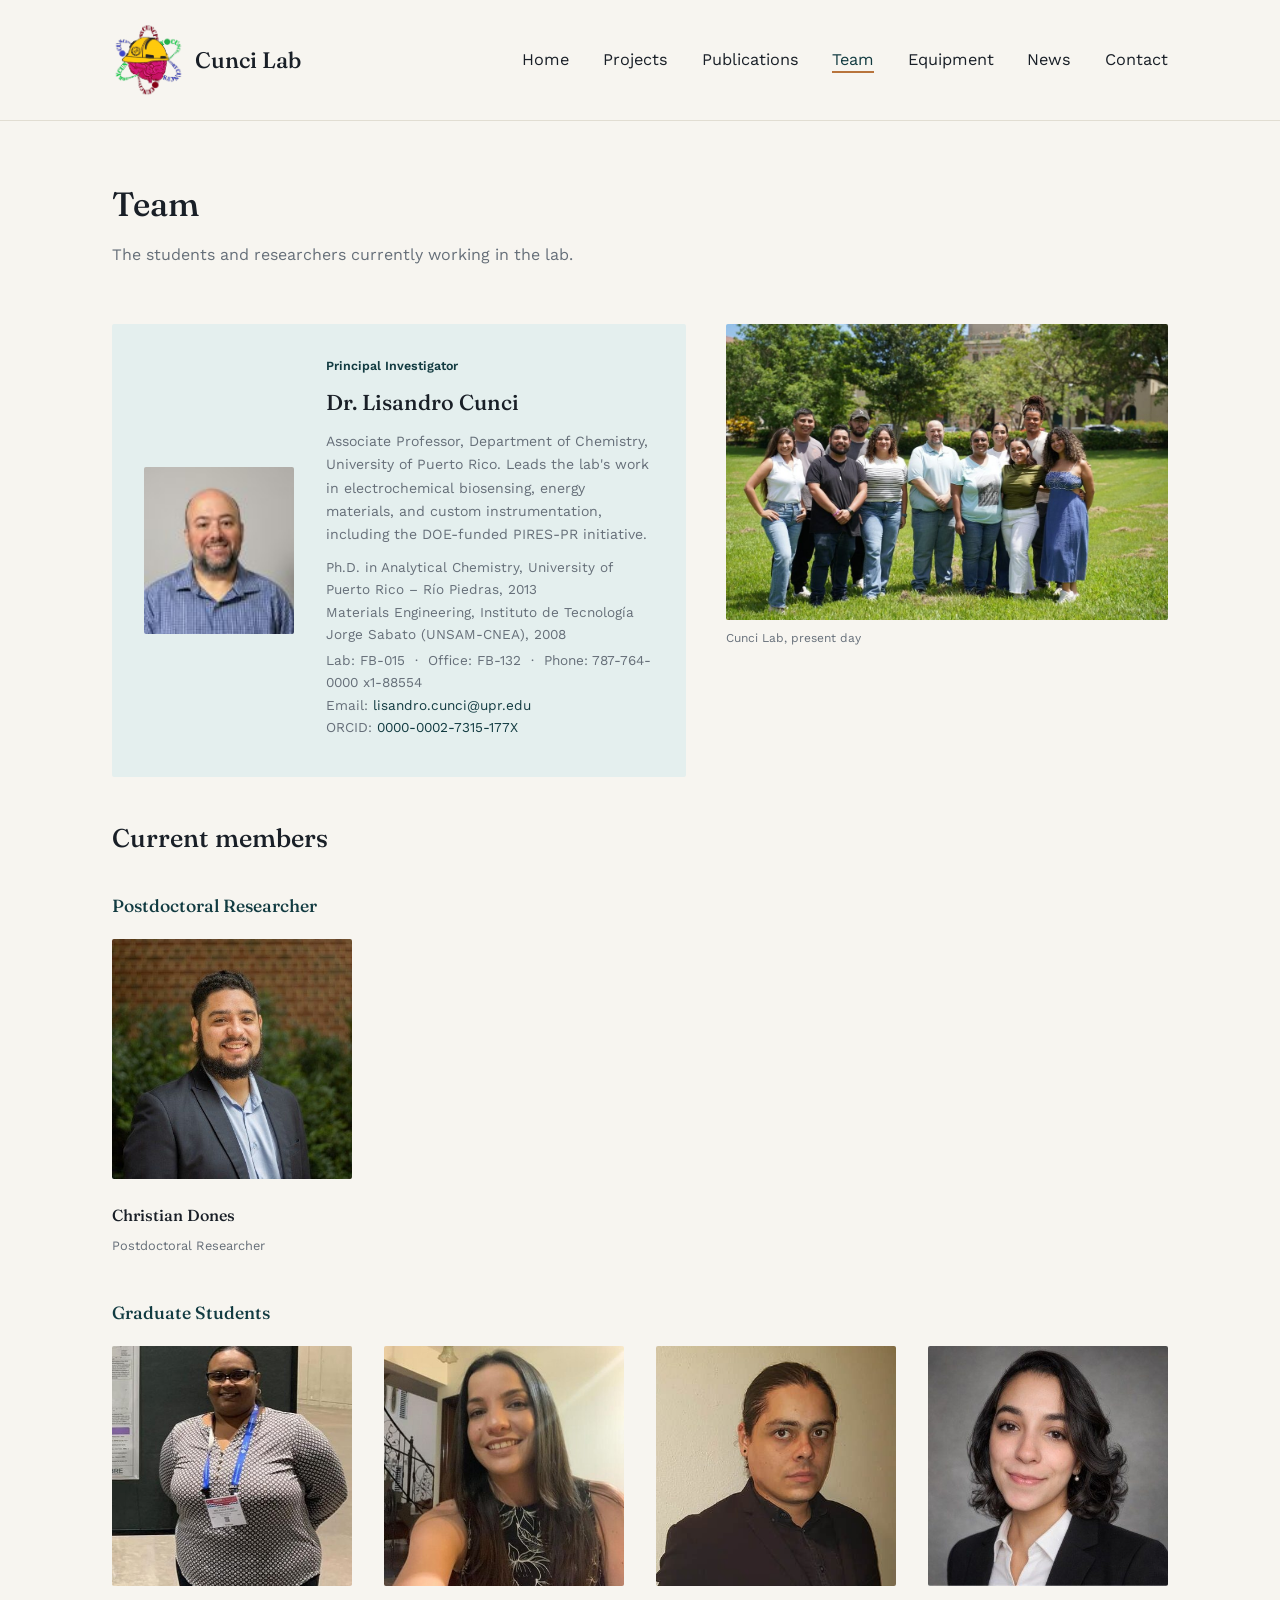
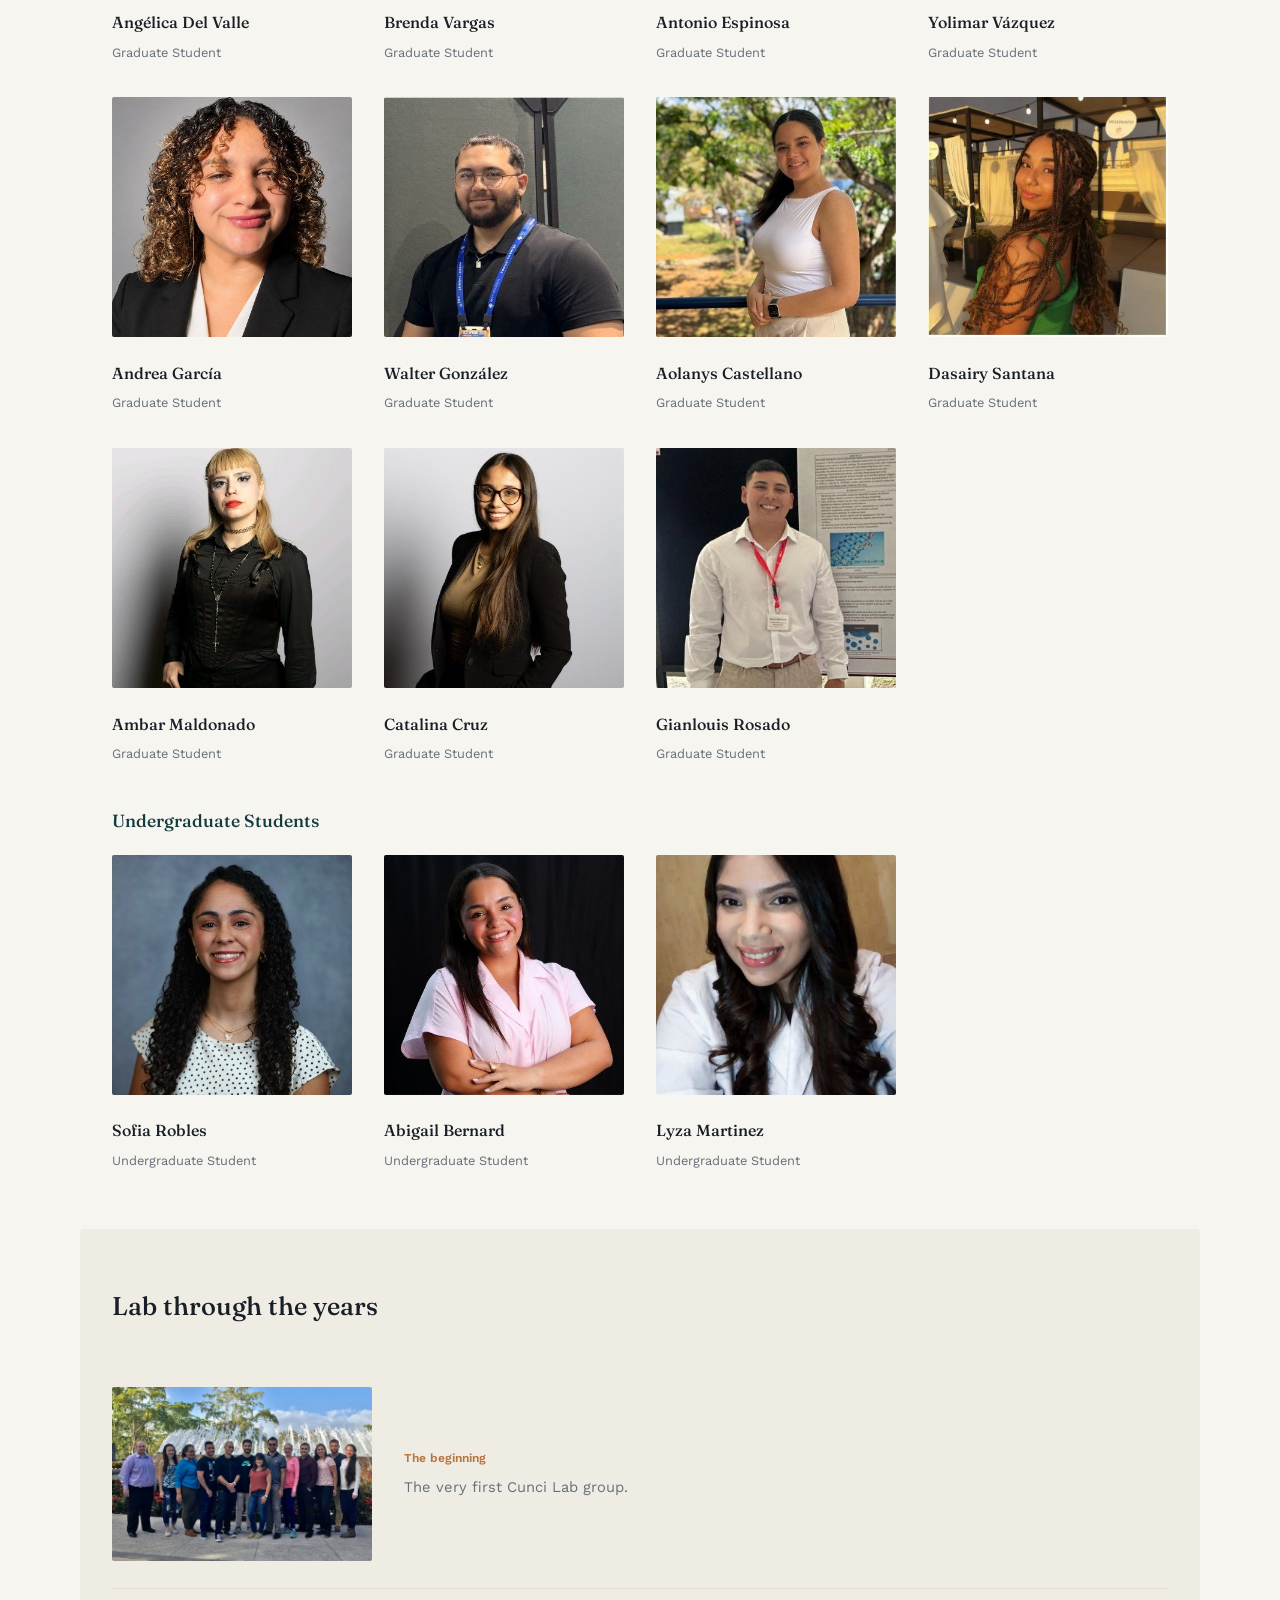
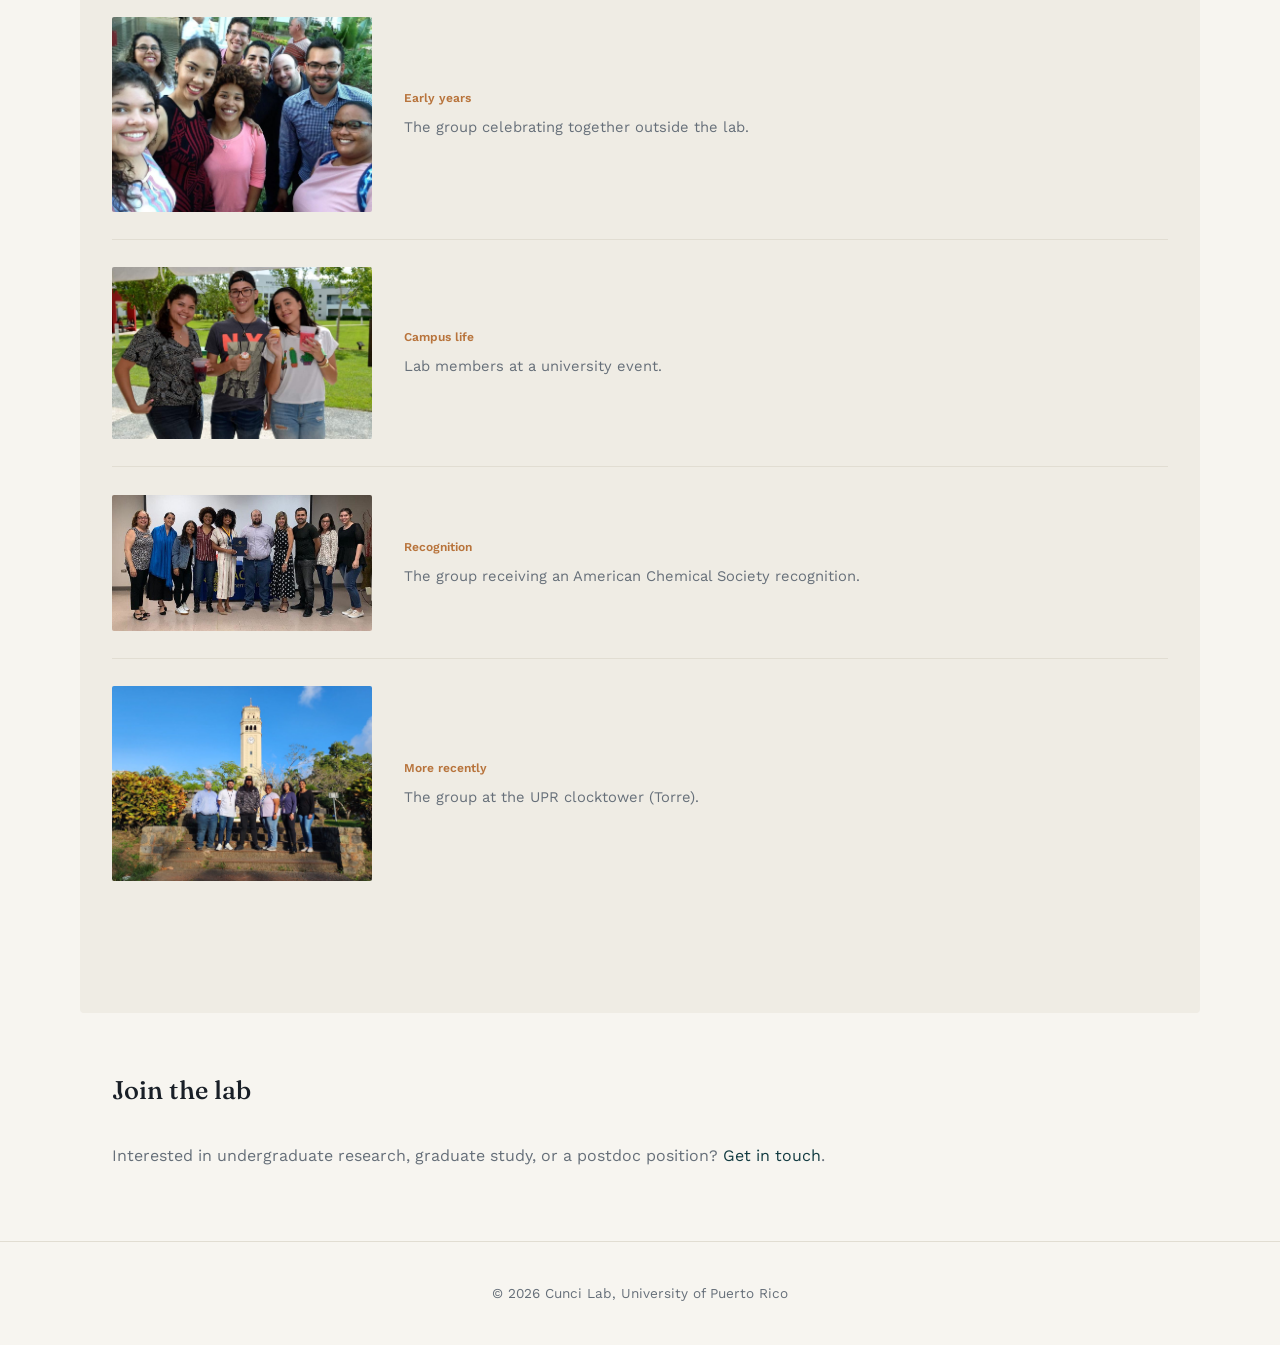
<file: team.html>
<!doctype html>
<html lang="en">
<head>
<meta charset="utf-8">
<meta name="viewport" content="width=device-width, initial-scale=1">
<title>Team — Cunci Lab</title>
<link rel="preconnect" href="https://fonts.googleapis.com">
<link rel="preconnect" href="https://fonts.gstatic.com" crossorigin>
<link href="https://fonts.googleapis.com/css2?family=Fraunces:opsz,wght@9..144,400;9..144,500;9..144,600&family=Work+Sans:wght@400;500;600&display=swap" rel="stylesheet">
<link rel="icon" type="image/x-icon" href="favicon.ico">
<link rel="icon" type="image/png" sizes="32x32" href="assets/images/favicon-32x32.png">
<link rel="icon" type="image/png" sizes="16x16" href="assets/images/favicon-16x16.png">
<link rel="apple-touch-icon" href="assets/images/apple-touch-icon.png">
<meta property="og:title" content="Team — Cunci Lab">
<meta property="og:description" content="Meet the students and researchers of the Cunci Lab.">
<meta property="og:image" content="https://cuncilab.com/assets/images/team-photo.jpg">
<meta property="og:url" content="https://cuncilab.com/team.html">
<meta property="og:type" content="website">
<meta name="twitter:card" content="summary_large_image">
<meta name="description" content="Meet the students and researchers of the Cunci Lab.">
<link rel="stylesheet" href="assets/css/style.css?v=7">
</head>
<body>

<header class="site">
  <div class="nav">
    <a class="brand" href="index.html"><img src="assets/images/logo.png" alt="Cunci Lab logo">Cunci Lab</a>
    <button class="nav-toggle" id="navToggle" aria-label="Toggle menu" aria-expanded="false"><span></span><span></span><span></span></button>
    <ul id="navMenu">
      <li><a href="index.html">Home</a></li>
      <li><a href="projects.html">Projects</a></li>
      <li><a href="publications.html">Publications</a></li>
      <li><a href="team.html" class="active">Team</a></li>
      <li><a href="equipment.html">Equipment</a></li>
      <li><a href="news.html">News</a></li>
      <li><a href="contact.html">Contact</a></li>
    </ul>
  </div>
</header>

<div class="page-head">
  <h1>Team</h1>
  <p>The students and researchers currently working in the lab.</p>
</div>

<section class="block">
  <div class="team-intro">
    <div class="pi-card" style="margin-bottom:0">
      <img src="assets/images/people/lisandro-cunci.jpg" alt="Dr. Lisandro Cunci">
      <div>
        <p class="role">Principal Investigator</p>
        <h3>Dr. Lisandro Cunci</h3>
        <p style="margin-bottom:.6rem">Associate Professor, Department of Chemistry, University of Puerto Rico. Leads the lab's work in electrochemical biosensing, energy materials, and custom instrumentation, including the DOE-funded PIRES-PR initiative.</p>
        <p style="font-size:.85rem;margin-bottom:.2rem">Ph.D. in Analytical Chemistry, University of Puerto Rico – Río Piedras, 2013<br>Materials Engineering, Instituto de Tecnología Jorge Sabato (UNSAM-CNEA), 2008</p>
        <p style="font-size:.85rem">Lab: FB-015 &nbsp;·&nbsp; Office: FB-132 &nbsp;·&nbsp; Phone: 787-764-0000 x1-88554<br>Email: <a href="mailto:lisandro.cunci@upr.edu">lisandro.cunci@upr.edu</a><br>ORCID: <a href="https://orcid.org/0000-0002-7315-177X" target="_blank" rel="noopener">0000-0002-7315-177X</a></p>
      </div>
    </div>
    <div class="photo">
      <img src="assets/images/team-photo.jpg" alt="Cunci Lab research group">
      <p>Cunci Lab, present day</p>
    </div>
  </div>

  <h2>Current members</h2>

  <h3 style="font-family:var(--serif);font-weight:500;font-size:1.1rem;margin:0 0 1.2rem;color:var(--teal-dark)">Postdoctoral Researcher</h3>
  <div class="people-grid" style="margin-bottom:2.5rem">
    <div class="person">
      <img src="assets/images/people/christian-dones.jpg" alt="Christian Dones">
      <h4>Christian Dones</h4>
      <span>Postdoctoral Researcher</span>
    </div>
  </div>

  <h3 style="font-family:var(--serif);font-weight:500;font-size:1.1rem;margin:0 0 1.2rem;color:var(--teal-dark)">Graduate Students</h3>
  <div class="people-grid" style="margin-bottom:2.5rem">
    <div class="person">
      <img src="assets/images/people/angelica-del-valle.jpg" alt="Angélica Del Valle">
      <h4>Angélica Del Valle</h4>
      <span>Graduate Student</span>
    </div>
    <div class="person">
      <img src="assets/images/people/brenda-vargas.jpg" alt="Brenda Vargas">
      <h4>Brenda Vargas</h4>
      <span>Graduate Student</span>
    </div>
    <div class="person">
      <img src="assets/images/people/antonio-espinosa.jpg" alt="Antonio Espinosa">
      <h4>Antonio Espinosa</h4>
      <span>Graduate Student</span>
    </div>
    <div class="person">
      <img src="assets/images/people/yolimar-vazquez.jpg" alt="Yolimar Vázquez">
      <h4>Yolimar Vázquez</h4>
      <span>Graduate Student</span>
    </div>
    <div class="person">
      <img src="assets/images/people/andrea-garcia.jpg" alt="Andrea García">
      <h4>Andrea García</h4>
      <span>Graduate Student</span>
    </div>
    <div class="person">
      <img src="assets/images/people/walter-gonzalez.jpg" alt="Walter González">
      <h4>Walter González</h4>
      <span>Graduate Student</span>
    </div>
    <div class="person">
      <img src="assets/images/people/aolanys-castellano.jpg" alt="Aolanys Castellano">
      <h4>Aolanys Castellano</h4>
      <span>Graduate Student</span>
    </div>
    <div class="person">
      <img src="assets/images/people/dasairy-santana.jpg" alt="Dasairy Santana">
      <h4>Dasairy Santana</h4>
      <span>Graduate Student</span>
    </div>
    <div class="person">
      <img src="assets/images/people/ambar-maldonado.jpg" alt="Ambar Maldonado">
      <h4>Ambar Maldonado</h4>
      <span>Graduate Student</span>
    </div>
    <div class="person">
      <img src="assets/images/people/catalina-cruz.jpg" alt="Catalina Cruz">
      <h4>Catalina Cruz</h4>
      <span>Graduate Student</span>
    </div>
    <div class="person">
      <img src="assets/images/people/gianlouis-rosado.jpg" alt="Gianlouis Rosado">
      <h4>Gianlouis Rosado</h4>
      <span>Graduate Student</span>
    </div>
  </div>

  <h3 style="font-family:var(--serif);font-weight:500;font-size:1.1rem;margin:0 0 1.2rem;color:var(--teal-dark)">Undergraduate Students</h3>
  <div class="people-grid">
    <div class="person">
      <img src="assets/images/people/sofia-robles.jpg" alt="Sofia Robles">
      <h4>Sofia Robles</h4>
      <span>Undergraduate Student</span>
    </div>
    <div class="person">
      <img src="assets/images/people/abigail-bernard.jpg" alt="Abigail Bernard">
      <h4>Abigail Bernard</h4>
      <span>Undergraduate Student</span>
    </div>
    <div class="person">
      <img src="assets/images/people/lyza-martinez.jpg" alt="Lyza Martinez">
      <h4>Lyza Martinez</h4>
      <span>Undergraduate Student</span>
    </div>
  </div>
</section>

<section class="block tint">
  <h2>Lab through the years</h2>
  <div class="timeline-gallery">
    <div class="timeline-item">
      <img src="assets/images/gallery/group-first-lab.jpg" alt="The first Cunci Lab research group">
      <div class="caption">
        <p class="era">The beginning</p>
        <p>The very first Cunci Lab group.</p>
      </div>
    </div>
    <div class="timeline-item">
      <img src="assets/images/gallery/group-selfie.jpg" alt="Lab group photo">
      <div class="caption">
        <p class="era">Early years</p>
        <p>The group celebrating together outside the lab.</p>
      </div>
    </div>
    <div class="timeline-item">
      <img src="assets/images/gallery/group-cupcakes.jpg" alt="Lab members at a campus event">
      <div class="caption">
        <p class="era">Campus life</p>
        <p>Lab members at a university event.</p>
      </div>
    </div>
    <div class="timeline-item">
      <img src="assets/images/gallery/group-acs-award.jpg" alt="Lab group receiving an ACS recognition">
      <div class="caption">
        <p class="era">Recognition</p>
        <p>The group receiving an American Chemical Society recognition.</p>
      </div>
    </div>
    <div class="timeline-item">
      <img src="assets/images/gallery/group-clocktower.jpg" alt="Lab group at the UPR clocktower">
      <div class="caption">
        <p class="era">More recently</p>
        <p>The group at the UPR clocktower (Torre).</p>
      </div>
    </div>
  </div>
</section>

<section class="block">
  <h2>Join the lab</h2>
  <p style="color:var(--muted)">Interested in undergraduate research, graduate study, or a postdoc position? <a href="contact.html">Get in touch</a>.</p>
</section>

<footer class="site">
  &copy; <span id="year"></span> Cunci Lab, University of Puerto Rico
</footer>
<script>document.getElementById('year').textContent = new Date().getFullYear();
const navToggle = document.getElementById('navToggle');
const navMenu = document.getElementById('navMenu');
navToggle.addEventListener('click', () => {
  const isOpen = navMenu.classList.toggle('open');
  navToggle.setAttribute('aria-expanded', isOpen);
});</script>
</body>
</html>
</file>
<file: assets/css/style.css>
:root{
  --paper:#F7F5F0; --paper-tint:#EFECE4; --ink:#191F27; --muted:#666F79;
  --teal:#1F6F78; --teal-dark:#123B41; --teal-pale:#E4EFEE;
  --copper:#B8743C;
  --line:#E1DDD2;
  --serif:'Fraunces',Georgia,serif; --sans:'Work Sans',Arial,sans-serif;
}
*{box-sizing:border-box}
body{margin:0;background:var(--paper);color:var(--ink);font-family:var(--sans);line-height:1.65;-webkit-font-smoothing:antialiased}
a{color:var(--teal-dark);text-decoration:none}
a:hover{text-decoration:underline}

header.site{position:relative;z-index:2;border-bottom:1px solid var(--line)}
.nav{display:flex;align-items:center;justify-content:space-between;max-width:1120px;margin:0 auto;padding:1.5rem 2rem}
.nav .brand{display:flex;align-items:center;gap:.65rem;font-family:var(--serif);font-weight:500;font-size:1.4rem;color:var(--ink);text-decoration:none}
.nav .brand img{height:72px;width:auto}
.nav ul{list-style:none;display:flex;gap:2.1rem;margin:0;padding:0}
.nav a{color:var(--ink);font-size:1.02rem}
.nav a.active{color:var(--teal-dark);border-bottom:2px solid var(--copper);padding-bottom:2px}

.nav-toggle{display:none;background:none;border:1.5px solid var(--teal-dark);border-radius:2px;padding:.5rem .7rem;cursor:pointer;flex-direction:column;gap:4px}
.nav-toggle span{display:block;width:22px;height:2px;background:var(--teal-dark)}

.hero-wrap{position:relative;border-bottom:1px solid var(--line)}
.hero-graphic-strip{max-width:1120px;margin:-120px auto 0;padding:0 2rem 0;text-align:center;position:relative;z-index:1}
.equip-cat{margin-bottom:2rem}
.equip-cat h3{font-family:var(--serif);font-weight:500;font-size:1.15rem;margin:0 0 .5rem;color:var(--teal-dark)}
.equip-row{display:grid;grid-template-columns:260px 1fr;gap:2.2rem;align-items:start;padding:2rem 0;border-top:1px solid var(--line)}
.equip-row:first-child{border-top:none}
.equip-row .photos{display:flex;flex-direction:column;gap:.6rem}
.equip-row .photos.two-up{flex-direction:row;flex-wrap:wrap}
.equip-row .photos img{width:100%;border-radius:2px;display:block;object-fit:cover}
.equip-row .photos.two-up img{width:calc(50% - .3rem)}
.equip-row .photo-pending{width:100%;aspect-ratio:4/3;background:var(--teal-pale);border-radius:2px;display:flex;align-items:center;justify-content:center;color:var(--muted);font-size:.78rem;text-align:center;padding:.5rem}
.equip-row h4{font-family:var(--serif);font-weight:500;font-size:1.05rem;margin:0 0 .5rem;color:var(--ink)}
.equip-row p{margin:0;font-size:.92rem;color:var(--muted);max-width:65ch}

.hero-graphic-strip img{width:100%;height:auto;display:block}
.hero{display:grid;grid-template-columns:1.05fr .95fr;gap:0;max-width:1120px;margin:0 auto;padding:2.5rem 2rem 1rem;position:relative;z-index:2;pointer-events:none}
.hero a{pointer-events:auto}
.hero-text{max-width:520px;align-self:center;padding-top:2rem}
.eyebrow{font-size:.78rem;color:var(--copper);font-weight:600;margin:0 0 1.1rem;display:flex;align-items:center;gap:.5rem;width:100%;white-space:nowrap}
.eyebrow::before{content:'';width:18px;height:1px;background:var(--copper)}
.hero h1{font-family:var(--serif);font-weight:500;font-size:2.6rem;line-height:1.1;margin:0 0 1.3rem;letter-spacing:-.01em}
.hero p{color:var(--muted);font-size:1.05rem;margin:0 0 2rem;max-width:38ch}
.btn{display:inline-flex;align-items:center;gap:.5rem;padding:.8rem 1.7rem;background:transparent;border:1.5px solid var(--teal-dark);color:var(--teal-dark);border-radius:2px;font-size:.9rem;font-weight:500}
.btn:hover{background:var(--teal-dark);color:#F3EFE4;text-decoration:none}

.hero-photo{align-self:end;position:relative}
.hero-photo img{width:100%;display:block;border-radius:2px}
.hero-caption{display:flex;justify-content:space-between;font-size:.72rem;color:var(--muted);margin-top:.7rem;padding-top:.6rem;border-top:1px solid var(--line)}

.page-head{max-width:1120px;margin:0 auto;padding:3.5rem 2rem 0}
.page-head h1{font-family:var(--serif);font-weight:500;font-size:2.1rem;margin:0 0 .6rem}
.page-head p{color:var(--muted);font-size:1rem;margin:0;max-width:75ch}

.block, .section{max-width:1120px;margin:0 auto;padding:3.5rem 2rem}
.block.tint{background:var(--paper-tint);border-radius:4px}
.block h2, .section-head h2{font-family:var(--serif);font-weight:500;font-size:1.6rem;margin:0 0 2rem}
.section-head{display:flex;align-items:baseline;justify-content:space-between;margin-bottom:2rem}
.section-head span{font-size:.75rem;color:var(--muted)}

.grid3, .areas{display:flex;flex-direction:column}
.card, .area{display:grid;grid-template-columns:220px 1fr;gap:2.5rem;padding:1.9rem 0;border-top:1px solid var(--line)}
.card:first-child, .area:first-child{border-top:none}
.card .body h3, .area h3{font-family:var(--serif);font-weight:500;font-size:1.2rem;margin:0 0 .5rem;color:var(--ink)}
.card .body p, .area p{color:var(--muted);font-size:.95rem;margin:0}

.feature{background:var(--teal-pale);border-radius:2px;padding:2rem;margin-bottom:1.5rem}
.feature h3{font-family:var(--serif);font-weight:500;font-size:1.3rem;margin:0 0 .8rem}
.feature p{color:var(--muted);font-size:.92rem;margin:0 0 .8rem}
.feature .tag{font-size:.78rem;color:var(--teal-dark);font-weight:600;margin:0 0 .5rem}
.feature ul{margin:0;padding-left:1.1rem;color:var(--muted);font-size:.88rem}

.project-text{display:grid;grid-template-columns:260px 1fr;gap:2.2rem;align-items:start;padding:2rem 0;border-top:1px solid var(--line);font-size:.95rem;color:var(--ink)}
.project-text:first-child{border-top:none}
.project-text img{width:100%;border-radius:2px;display:block}
.project-text p{margin:0;max-width:70ch}

.pubs{list-style:none;margin:0;padding:0}
.pubs li{padding:1.3rem 0;border-top:1px solid var(--line);font-size:.92rem;color:var(--ink);line-height:1.7}
.pubs li:first-child{border-top:none}
.pubs b{color:var(--copper)}

.pi-card{display:grid;grid-template-columns:150px 1fr;gap:2rem;align-items:center;background:var(--teal-pale);border-radius:2px;padding:2rem;margin-bottom:2.5rem}
.pi-card img{width:100%;border-radius:2px;display:block}
.pi-card .role{font-size:.78rem;color:var(--teal-dark);font-weight:600;margin:0 0 .5rem}
.pi-card h3{font-family:var(--serif);font-weight:500;font-size:1.35rem;margin:0 0 .6rem}
.pi-card p{color:var(--muted);font-size:.88rem;margin:0 0 .4rem}

.people-grid{display:grid;grid-template-columns:repeat(4,1fr);gap:2rem}
.person img{width:100%;aspect-ratio:1;object-fit:cover;border-radius:2px;margin-bottom:.9rem}
.person h4{font-family:var(--serif);font-weight:500;font-size:1rem;margin:0 0 .2rem}
.person span{font-size:.8rem;color:var(--muted)}

.team-banner img{width:100%;border-radius:2px;display:block}

.team-intro{display:grid;grid-template-columns:1.3fr 1fr;gap:2.5rem;align-items:start;margin-bottom:2.5rem}
.team-intro .photo img{width:100%;border-radius:2px;display:block}
.team-intro .photo p{font-size:.75rem;color:var(--muted);margin-top:.6rem}

.timeline-gallery{display:flex;flex-direction:column;gap:0;margin-bottom:3rem}
.timeline-item{display:grid;grid-template-columns:260px 1fr;gap:2rem;align-items:center;padding:1.7rem 0;border-top:1px solid var(--line)}
.timeline-item:first-child{border-top:none}
.timeline-item img{width:100%;border-radius:2px;display:block}
.timeline-item .caption .era{font-size:.75rem;color:var(--copper);font-weight:600;margin:0 0 .4rem}
.timeline-item .caption p:last-child{margin:0;color:var(--muted);font-size:.92rem}

.affiliations{display:flex;align-items:center;justify-content:center;gap:2.5rem;flex-wrap:wrap;padding:2rem}
.affiliations img{height:64px;width:auto}
.affiliations p{width:100%;text-align:center;font-size:.78rem;color:var(--muted)}

footer.site{border-top:1px solid var(--line);padding:2.5rem;text-align:center;color:var(--muted);font-size:.85rem}

@media(max-width:800px){
  .hero{grid-template-columns:1fr;padding-bottom:3rem}
  .card, .area, .pi-card, .timeline-item, .team-intro, .project-text, .equip-row{grid-template-columns:1fr}
  .people-grid{grid-template-columns:repeat(2,1fr)}
  .nav{flex-wrap:wrap}
  .nav-toggle{display:flex}
  .nav ul{display:none;flex-direction:column;gap:0;width:100%;order:3;margin-top:1.2rem;border-top:1px solid var(--line)}
  .nav ul.open{display:flex}
  .nav ul li{width:100%}
  .nav ul a{display:block;padding:.9rem 0;border-bottom:1px solid var(--line)}
  .nav ul a.active{border-bottom:1px solid var(--line)}
  .hero h1{font-size:2rem}
}
</file>
